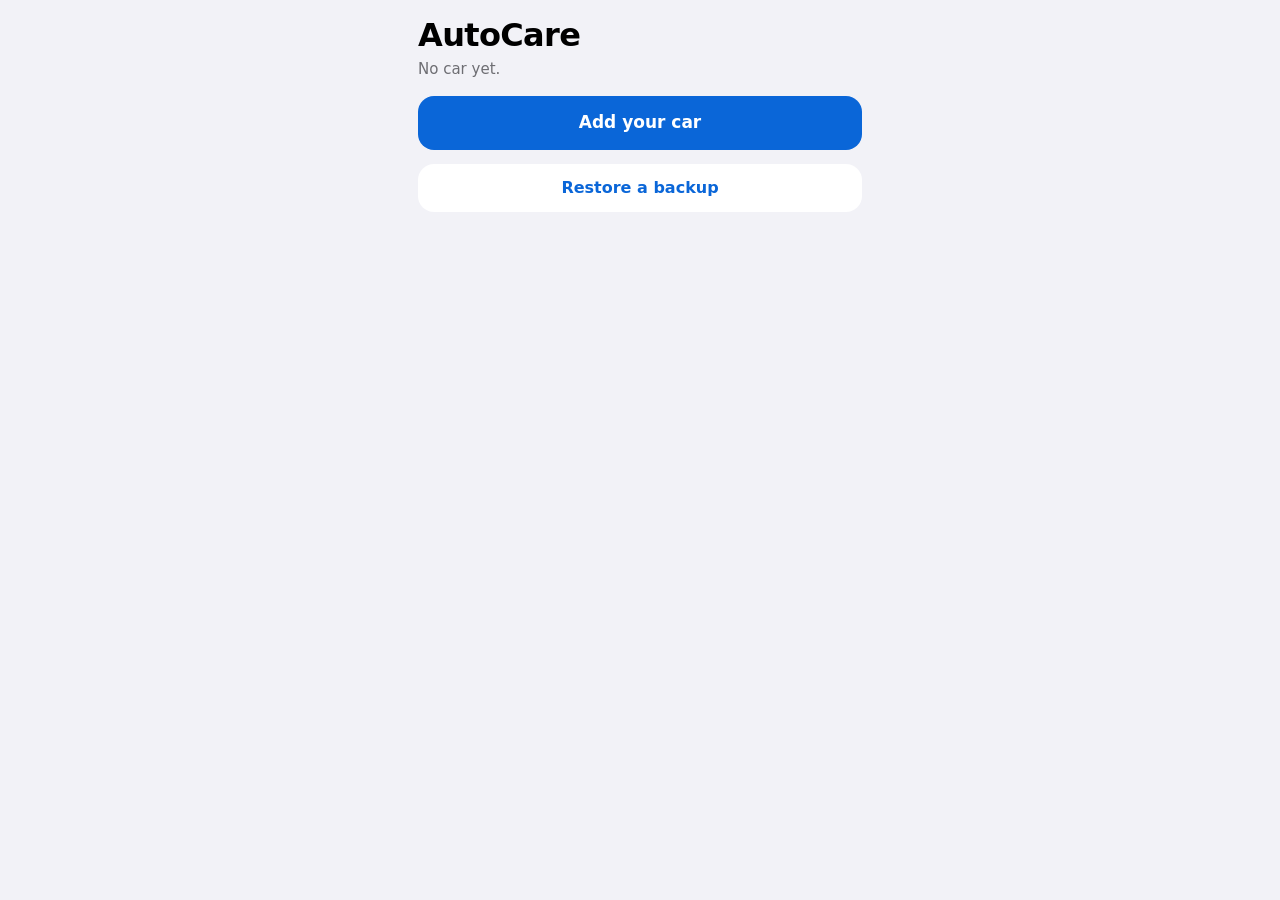
<file: index.html>
<!DOCTYPE html>
<html lang="en" dir="ltr">
<head>
    <meta charset="UTF-8">
    <meta name="viewport" content="width=device-width, initial-scale=1, viewport-fit=cover">
    <meta name="apple-mobile-web-app-capable" content="yes">
    <meta name="apple-mobile-web-app-status-bar-style" content="default">
    <meta name="theme-color" content="#F2F2F7" media="(prefers-color-scheme: light)">
    <meta name="theme-color" content="#000000" media="(prefers-color-scheme: dark)">
    <title>AutoCare</title>
    <link rel="manifest" href="manifest.json">
    <link rel="apple-touch-icon" href="icon-192.png">
    <link rel="stylesheet" href="next/next.css">
</head>
<body>
    <main id="app"></main>
    <div id="sheet"></div>
    <div id="viewer"></div>
    <div id="toast" role="status" aria-live="polite"></div>

    <!-- The same logic the classic screens (classic.html) run, so both always show the same numbers. -->
    <script src="i18n.js"></script>
    <script src="photos.js"></script>
    <script src="storage.js"></script>
    <script src="recommendations.js"></script>
    <script src="features.js"></script>
    <script src="next/next.js"></script>
    <script src="next/forms.js"></script>
    <script>
    if ('serviceWorker' in navigator) {
        // updateViaCache:'none' stops the browser HTTP-caching sw.js itself, so a new
        // deploy is always detected; update() forces a check on every load.
        // Only an *existing* controller being replaced means a new deploy took over;
        // on a first install there is nothing stale on screen, so no reload is needed.
        var hadController = !!navigator.serviceWorker.controller;
        var reloaded = false;
        navigator.serviceWorker.addEventListener('controllerchange', function () {
            if (!hadController || reloaded) return;
            reloaded = true;
            // A new version can take over moments after opening. Reloading then would
            // throw away whatever is being typed, so wait for the sheet to close.
            if (document.getElementById('sheet').classList.contains('open')) window.__reloadAfterSheet = true;
            else location.reload();
        });
        navigator.serviceWorker.register('sw.js', { updateViaCache: 'none' })
            .then(function (reg) { reg.update(); })
            .catch(function () {});
    }
    </script>
</body>
</html>
</file>
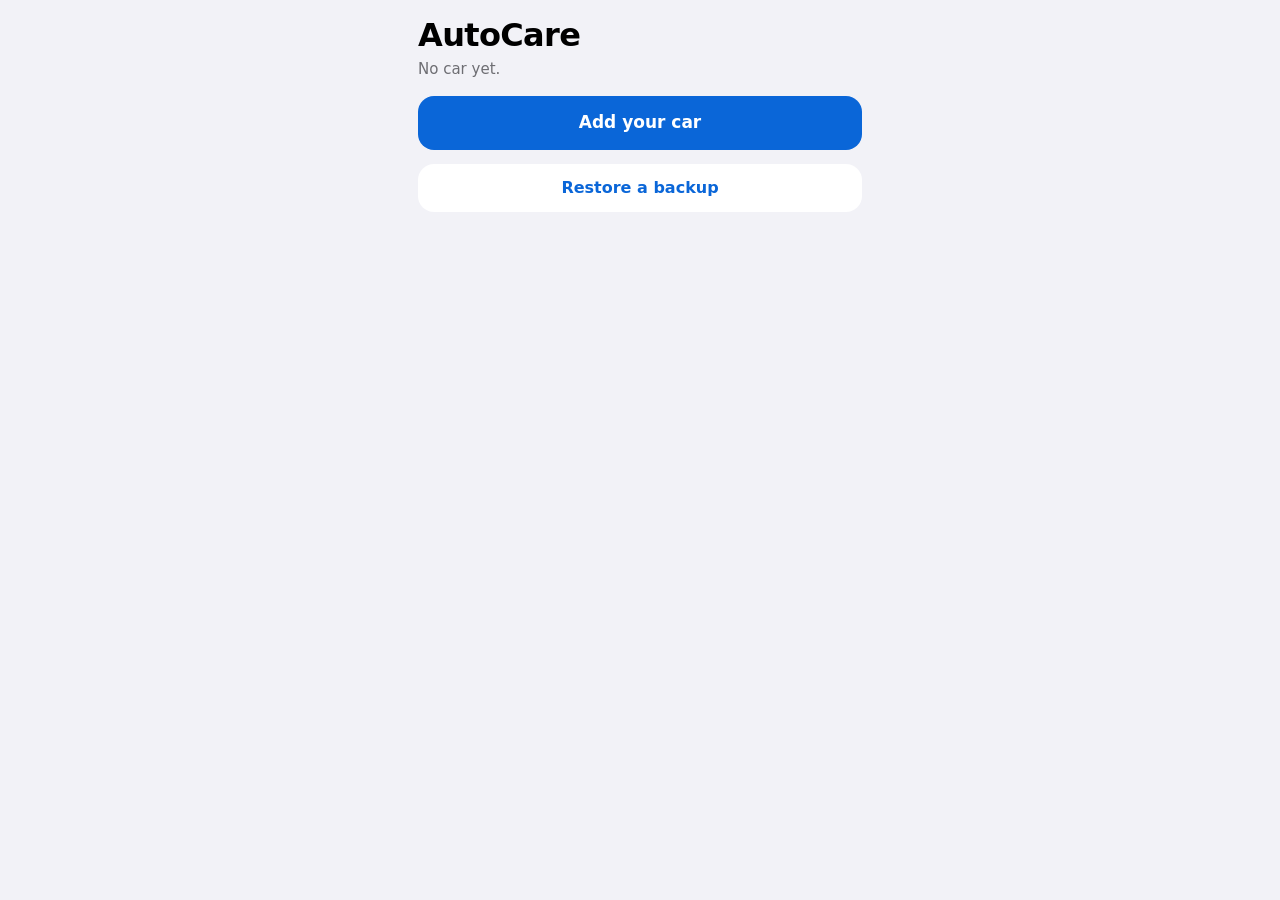
<file: next/index.html>
<!DOCTYPE html>
<html lang="en">
<head>
    <meta charset="UTF-8">
    <meta name="viewport" content="width=device-width, initial-scale=1">
    <!-- The preview lived here while it was being built. It is the app now. -->
    <meta http-equiv="refresh" content="0; url=../">
    <title>AutoCare</title>
</head>
<body><a href="../">AutoCare</a><script>location.replace('../');</script></body>
</html>
</file>
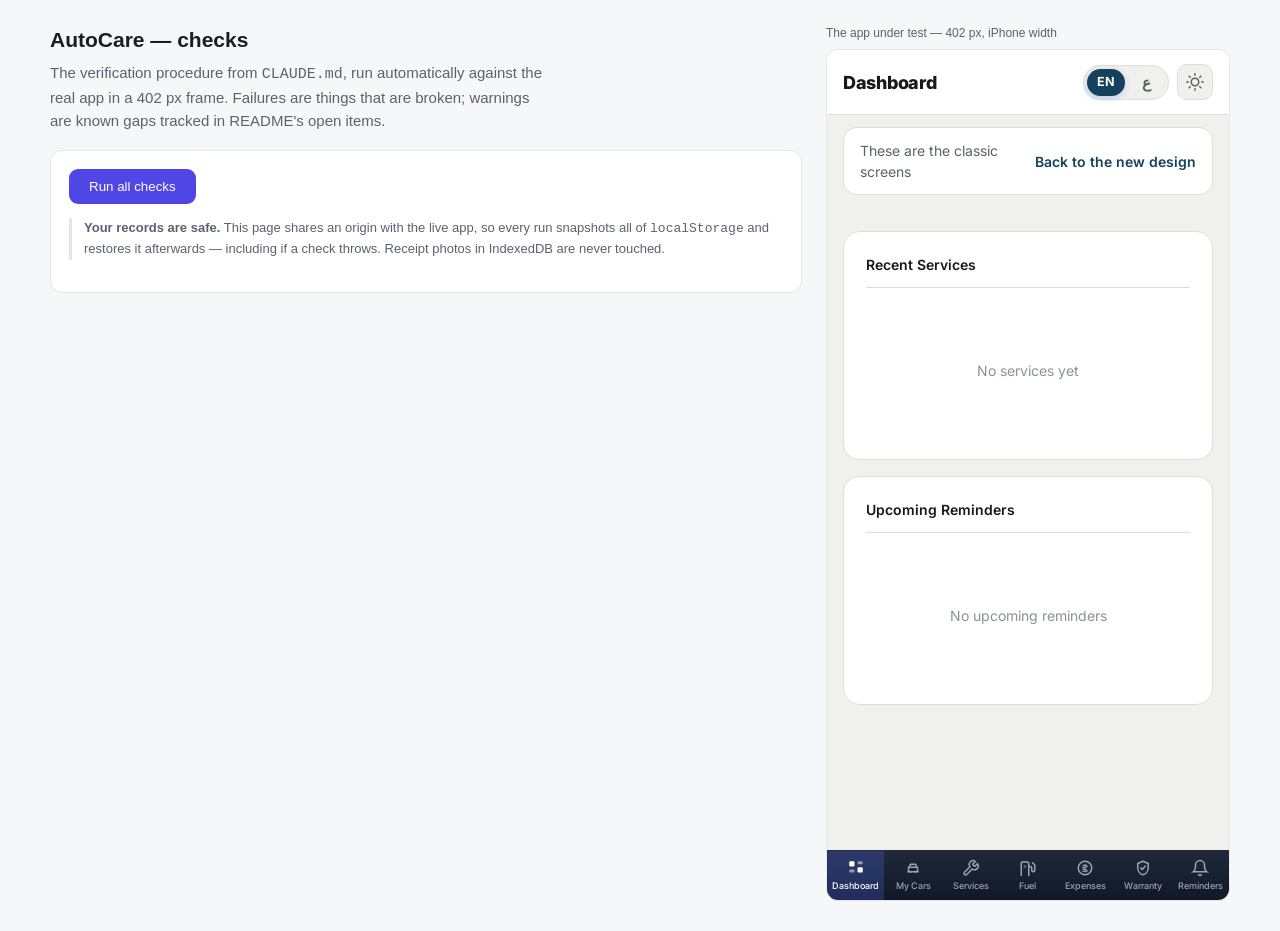
<file: checks.html>
<!DOCTYPE html>
<html lang="en">
<head>
<meta charset="UTF-8">
<meta name="viewport" content="width=device-width, initial-scale=1.0">
<title>AutoCare — checks</title>
<style>
  :root { --bg:#f6f7f9; --card:#fff; --text:#1a1d23; --text2:#5a6270; --line:#e3e6ea;
          --green:#16a34a; --red:#dc2626; --amber:#d97706; --blue:#4f46e5; }
  * { box-sizing: border-box; }
  body { margin:0; padding:24px; background:var(--bg); color:var(--text);
         font:15px/1.55 -apple-system,BlinkMacSystemFont,'Segoe UI',Inter,sans-serif; }
  .wrap { max-width:1180px; margin:0 auto; display:grid; grid-template-columns:1fr 404px; gap:24px; align-items:start; }
  @media (max-width:1000px) { .wrap { grid-template-columns:1fr; } }
  h1 { font-size:21px; margin:0 0 4px; }
  .lede { color:var(--text2); margin:0 0 18px; max-width:60ch; }
  .panel { background:var(--card); border:1px solid var(--line); border-radius:12px; padding:18px; }
  button { font:600 15px inherit; padding:10px 20px; border-radius:9px; border:0;
           background:var(--blue); color:#fff; cursor:pointer; }
  button:disabled { opacity:.5; cursor:default; }
  .summary { font-size:17px; padding:12px 14px; border-radius:9px; margin:16px 0; background:#eef2ff; }
  .summary.pass { background:#ecfdf5; color:#065f46; }
  .summary.fail { background:#fef2f2; color:#991b1b; }
  h3 { font-size:14px; text-transform:uppercase; letter-spacing:.05em; color:var(--text2); margin:20px 0 8px; }
  ul { margin:0; padding-left:20px; }
  li { margin:3px 0; }
  .fails li b { color:var(--red); }
  .fails span { display:block; color:var(--text2); font:12px/1.5 ui-monospace,SFMono-Regular,Menlo,monospace;
                white-space:pre-wrap; word-break:break-word; }
  .wname { margin:14px 0 4px; font-weight:600; color:var(--amber); }
  .warns li, .passes li { color:var(--text2); font-size:13px; }
  .allgood { color:var(--green); font-weight:600; }
  details { margin-top:18px; } summary { cursor:pointer; color:var(--text2); font-size:13px; }
  .note { font-size:13px; color:var(--text2); border-left:3px solid var(--line); padding-left:12px; margin:14px 0; }
  /* content-box so the border sits outside: the app must see exactly 402px */
  iframe { box-sizing:content-box; width:402px; height:850px; border:1px solid var(--line);
           border-radius:12px; background:#fff; }
  .frame-label { font-size:12px; color:var(--text2); margin:0 0 6px; }
</style>
</head>
<body>
<div class="wrap">
  <div>
    <h1>AutoCare — checks</h1>
    <p class="lede">The verification procedure from <code>CLAUDE.md</code>, run automatically against the real
       app in a 402&nbsp;px frame. Failures are things that are broken; warnings are known gaps
       tracked in README's open items.</p>

    <div class="panel">
      <button id="run">Run all checks</button>
      <p class="note"><strong>Your records are safe.</strong> This page shares an origin with the live app,
         so every run snapshots all of <code>localStorage</code> and restores it afterwards — including if a
         check throws. Receipt photos in IndexedDB are never touched.</p>
      <div id="log"></div>
    </div>
  </div>

  <div>
    <p class="frame-label">The app under test — 402&nbsp;px, iPhone width</p>
    <iframe id="app" src="classic.html" title="App under test"></iframe>
  </div>
</div>

<script src="checks.js"></script>
<script>
  const btn = document.getElementById('run');
  const frame = document.getElementById('app');
  const log = document.getElementById('log');
  btn.addEventListener('click', async () => {
    btn.disabled = true;
    btn.textContent = 'Running…';
    try {
      const r = await Checks.run(frame, log);
      btn.textContent = r.failed ? `${r.failed} failing — run again` : 'All passing — run again';
    } catch (e) {
      log.innerHTML = '<div class="summary fail">The runner itself failed: ' + e.message + '</div>';
      btn.textContent = 'Run all checks';
    }
    btn.disabled = false;
  });
</script>
</body>
</html>
</file>
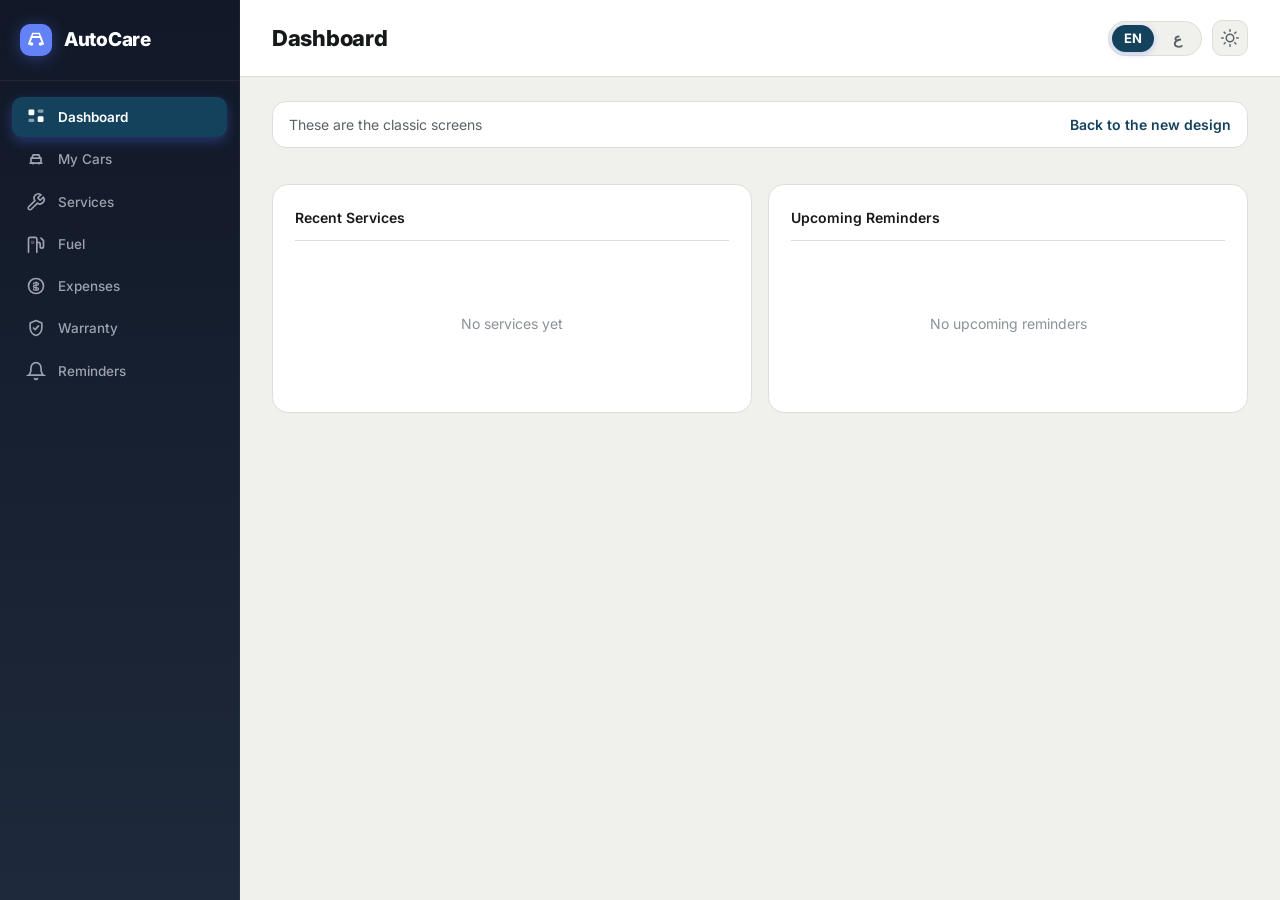
<file: classic.html>
<!DOCTYPE html>
<html lang="en" dir="ltr">
<head>
    <meta charset="UTF-8">
    <meta name="viewport" content="width=device-width, initial-scale=1.0">
    <meta name="apple-mobile-web-app-capable" content="yes">
    <meta name="apple-mobile-web-app-status-bar-style" content="black-translucent">
    <title>AutoCare - Car Maintenance Tracker</title>
    <link rel="manifest" href="manifest.json">
    <link rel="apple-touch-icon" href="icon-192.png">
    <meta name="theme-color" content="#3b82f6">
    <link rel="preconnect" href="https://fonts.googleapis.com">
    <link rel="preconnect" href="https://fonts.gstatic.com" crossorigin>
    <link href="https://fonts.googleapis.com/css2?family=Inter:wght@400;500;600;700;800&family=Noto+Sans+Arabic:wght@400;500;600;700;800&display=swap" rel="stylesheet">
    <link rel="stylesheet" href="styles.css">
</head>
<body>
    <div class="app">
        <nav class="sidebar">
            <div class="sidebar-header">
                <div class="logo">
                    <svg class="logo-svg" width="32" height="32" viewBox="0 0 32 32" fill="none">
                        <rect width="32" height="32" rx="10" fill="url(#logo-grad)"/>
                        <defs><linearGradient id="logo-grad" x1="0" y1="0" x2="32" y2="32"><stop stop-color="#6382f7"/><stop offset="1" stop-color="#4f6ef7"/></linearGradient></defs>
                        <path d="M9 20l2.5-7h9l2.5 7" stroke="#fff" stroke-width="2" stroke-linecap="round" stroke-linejoin="round"/>
                        <circle cx="11.5" cy="20" r="1.8" fill="#fff"/>
                        <circle cx="20.5" cy="20" r="1.8" fill="#fff"/>
                        <path d="M11.5 13l1.2-3.5h6.6l1.2 3.5" stroke="#fff" stroke-width="1.5" stroke-linecap="round"/>
                    </svg>
                    <h1>AutoCare</h1>
                </div>
            </div>
            <ul class="nav-links">
                <li><a href="#" class="nav-link active" data-page="dashboard"><svg class="nav-svg" viewBox="0 0 24 24"><rect x="3" y="3" width="7" height="7" rx="1.5" fill="currentColor"/><rect x="14" y="3" width="7" height="4" rx="1.5" fill="currentColor" opacity=".5"/><rect x="3" y="14" width="7" height="4" rx="1.5" fill="currentColor" opacity=".5"/><rect x="14" y="11" width="7" height="7" rx="1.5" fill="currentColor"/></svg><span data-i18n="Dashboard">Dashboard</span></a></li>
                <li><a href="#" class="nav-link" data-page="cars"><svg class="nav-svg" viewBox="0 0 24 24"><path d="M5 17h14M7 11l1.5-4h7L17 11M6 17V11h12v6" stroke="currentColor" stroke-width="2" fill="none" stroke-linecap="round" stroke-linejoin="round"/><circle cx="8.5" cy="17" r="1.5" fill="currentColor"/><circle cx="15.5" cy="17" r="1.5" fill="currentColor"/></svg><span data-i18n="My Cars">My Cars</span></a></li>
                <li><a href="#" class="nav-link" data-page="services"><svg class="nav-svg" viewBox="0 0 24 24"><path d="M14.7 6.3a1 1 0 000 1.4l1.6 1.6a1 1 0 001.4 0l3-3a5 5 0 01-7 7l-7.4 7.4a2.1 2.1 0 01-3-3L10.7 10.3a5 5 0 017-7l-3 3z" stroke="currentColor" stroke-width="2" fill="none" stroke-linecap="round"/></svg><span data-i18n="Services">Services</span></a></li>
                <li><a href="#" class="nav-link" data-page="fuel"><svg class="nav-svg" viewBox="0 0 24 24"><path d="M3 22V6a2 2 0 012-2h6a2 2 0 012 2v16" stroke="currentColor" stroke-width="2" fill="none" stroke-linecap="round"/><path d="M13 10h2a2 2 0 012 2v3a2 2 0 002 2h0a2 2 0 002-2V8l-3-3" stroke="currentColor" stroke-width="2" fill="none" stroke-linecap="round"/><rect x="6" y="8" width="4" height="4" rx="1" fill="currentColor" opacity=".4"/></svg><span data-i18n="Fuel">Fuel</span></a></li>
                <li><a href="#" class="nav-link" data-page="expenses"><svg class="nav-svg" viewBox="0 0 24 24"><circle cx="12" cy="12" r="9" stroke="currentColor" stroke-width="2" fill="none"/><path d="M12 7v10M9 9.5C9 8.67 10.34 8 12 8s3 .67 3 1.5S13.66 11 12 11s-3 .67-3 1.5S10.34 14 12 14s3 .67 3 1.5c0 .83-1.34 1.5-3 1.5s-3-.67-3-1.5" stroke="currentColor" stroke-width="1.5" fill="none" stroke-linecap="round"/></svg><span data-i18n="Expenses">Expenses</span></a></li>
                <li><a href="#" class="nav-link" data-page="warranty"><svg class="nav-svg" viewBox="0 0 24 24"><path d="M12 3l7 3v6c0 4.2-3 8-7 9-4-1-7-4.8-7-9V6l7-3z" stroke="currentColor" stroke-width="2" fill="none" stroke-linejoin="round"/><path d="M9 12l2 2 4-4.5" stroke="currentColor" stroke-width="2" fill="none" stroke-linecap="round" stroke-linejoin="round"/></svg><span data-i18n="Warranty">Warranty</span></a></li>
                <li><a href="#" class="nav-link" data-page="reminders"><svg class="nav-svg" viewBox="0 0 24 24"><path d="M18 8A6 6 0 006 8c0 7-3 9-3 9h18s-3-2-3-9M13.73 21a2 2 0 01-3.46 0" stroke="currentColor" stroke-width="2" fill="none" stroke-linecap="round"/></svg><span data-i18n="Reminders">Reminders</span></a></li>
            </ul>
        </nav>

        <main class="content">
            <header class="content-header">
                <h2 id="page-title">Dashboard</h2>
                <div class="header-actions">
                    <div class="lang-switch" role="group" aria-label="Language">
                        <button type="button" class="lang-btn" data-lang="en">EN</button>
                        <button type="button" class="lang-btn" data-lang="ar">ع</button>
                    </div>
                    <button class="theme-toggle" id="theme-toggle" title="Dark mode">
                        <svg class="sun-icon" viewBox="0 0 24 24" width="18" height="18"><circle cx="12" cy="12" r="5" stroke="currentColor" stroke-width="2" fill="none"/><path d="M12 1v2M12 21v2M4.22 4.22l1.42 1.42M18.36 18.36l1.42 1.42M1 12h2M21 12h2M4.22 19.78l1.42-1.42M18.36 5.64l1.42-1.42" stroke="currentColor" stroke-width="2" stroke-linecap="round"/></svg>
                        <svg class="moon-icon" viewBox="0 0 24 24" width="18" height="18"><path d="M21 12.79A9 9 0 1111.21 3a7 7 0 009.79 9.79z" stroke="currentColor" stroke-width="2" fill="none" stroke-linecap="round"/></svg>
                    </button>
                    <select id="car-selector" class="car-select"><option value="all">All Cars</option></select>
                    <button id="add-btn" class="btn btn-primary" style="display:none;">+ Add New</button>
                </div>
            </header>

            <div id="page-content" class="page-content">
                <!-- Dashboard Page -->
                <div id="page-dashboard" class="page active">
                    <a class="next-banner" href="./"><span data-i18n="These are the classic screens">These are the classic screens</span><b data-i18n="Back to the new design">Back to the new design</b></a>
                    <div id="nd-dash"></div>
                    <div id="action-center"></div>
                    <div class="stats-grid" id="legacy-stats" hidden>
                        <div class="stat-card"><div class="stat-icon blue"><svg viewBox="0 0 24 24" width="22" height="22"><path d="M5 17h14M7 11l1.5-4h7L17 11M6 17V11h12v6" stroke="currentColor" stroke-width="2" fill="none" stroke-linecap="round"/></svg></div><div class="stat-info"><span class="stat-value" id="stat-cars">0</span><span class="stat-label" data-i18n="Cars">Cars</span></div></div>
                        <div class="stat-card"><div class="stat-icon green"><svg viewBox="0 0 24 24" width="22" height="22"><path d="M14.7 6.3a1 1 0 000 1.4l1.6 1.6a1 1 0 001.4 0l3-3a5 5 0 01-7 7l-7.4 7.4a2.1 2.1 0 01-3-3L10.7 10.3a5 5 0 017-7l-3 3z" stroke="currentColor" stroke-width="2" fill="none"/></svg></div><div class="stat-info"><span class="stat-value" id="stat-services">0</span><span class="stat-label" data-i18n="Services">Services</span></div></div>
                        <div class="stat-card"><div class="stat-icon orange"><svg viewBox="0 0 24 24" width="22" height="22"><circle cx="12" cy="12" r="9" stroke="currentColor" stroke-width="2" fill="none"/><path d="M12 7v10" stroke="currentColor" stroke-width="2"/></svg></div><div class="stat-info"><span class="stat-value" id="stat-expenses">0 SAR</span><span class="stat-label" data-i18n="Total Spent">Total Spent</span></div></div>
                        <div class="stat-card"><div class="stat-icon red"><svg viewBox="0 0 24 24" width="22" height="22"><path d="M18 8A6 6 0 006 8c0 7-3 9-3 9h18s-3-2-3-9" stroke="currentColor" stroke-width="2" fill="none"/></svg></div><div class="stat-info"><span class="stat-value" id="stat-reminders">0</span><span class="stat-label" data-i18n="Upcoming">Upcoming</span></div></div>
                    </div>
                    <div id="car-health-section" class="car-health-grid"></div>
                    <div id="documents-section"></div>
                    <div id="quick-actions" class="quick-actions"></div>
                    <div id="analytics-section"></div>
                    <div id="forecast-section"></div>
                    <div class="dashboard-grid">
                        <div class="card"><h3 data-i18n="Recent Services">Recent Services</h3><div id="recent-services" class="card-body"><p class="empty-state">No services recorded yet</p></div></div>
                        <div class="card"><h3 data-i18n="Upcoming Reminders">Upcoming Reminders</h3><div id="upcoming-reminders" class="card-body"><p class="empty-state">No upcoming reminders</p></div></div>
                    </div>
                </div>

                <!-- Cars Page -->
                <div id="page-cars" class="page"><div id="cars-list" class="cards-grid"></div></div>

                <!-- Services Page -->
                <div id="page-services" class="page"><div class="search-bar"><input type="search" id="svc-search" data-i18n-ph="Search services, shops or notes" placeholder="Search services, shops or notes" oninput="App.renderServices()"><span id="svc-count" class="search-count"></span></div><div id="services-list" class="table-container"></div></div>

                <!-- Fuel Page -->
                <div id="page-fuel" class="page">
                    <div id="fuel-summary" class="stats-grid"></div>
                    <div id="fuel-chart" class="chart-container" style="display:none;"></div>
                    <div id="fuel-list" class="table-container"></div>
                </div>

                <!-- Expenses Page -->
                <div id="page-expenses" class="page"><div id="expenses-summary" class="stats-grid"></div><div id="insights-section"></div><div id="expenses-list" class="table-container"></div></div>

                <!-- Warranty Page -->
                <div id="page-warranty" class="page"><div id="warranty-list"></div></div>

                <!-- Reminders Page -->
                <div id="page-reminders" class="page"><div id="reminders-list" class="cards-grid"></div></div>
            </div>
        </main>
    </div>

    <!-- Modal -->
    <div id="modal" class="modal-overlay" style="display:none;">
        <div class="modal">
            <div class="modal-header">
                <h3 id="modal-title">Add New</h3>
                <button class="modal-close" id="modal-close">&times;</button>
            </div>
            <div id="modal-body" class="modal-body"></div>
            <div class="modal-footer">
                <button class="btn btn-secondary" id="modal-cancel" data-i18n="Cancel">Cancel</button>
                <button class="btn btn-primary" id="modal-save" data-i18n="Save">Save</button>
            </div>
        </div>
    </div>

    <script src="i18n.js"></script>
    <script src="photos.js"></script>
    <script src="storage.js"></script>
    <script src="recommendations.js"></script>
    <script src="features.js"></script>
    <script src="app.js"></script>
    <script>
    if ('serviceWorker' in navigator) {
        // updateViaCache:'none' stops the browser HTTP-caching sw.js itself, so a new
        // deploy is always detected; update() forces a check on every load.
        // Only an *existing* controller being replaced means a new deploy took over;
        // on a first install there is nothing stale on screen, so no reload is needed.
        var hadController = !!navigator.serviceWorker.controller;
        var reloaded = false;
        navigator.serviceWorker.addEventListener('controllerchange', function () {
            if (!hadController || reloaded) return;
            reloaded = true;
            // A new version can take over moments after opening. Reloading then threw
            // away whatever was being typed, so wait for the form to close.
            var modal = document.getElementById('modal');
            if (modal && modal.style.display !== 'none') window.__reloadAfterModal = true;
            else location.reload();
        });
        navigator.serviceWorker.register('sw.js', { updateViaCache: 'none' })
            .then(function (reg) { reg.update(); })
            .catch(function () {});
    }
    </script>
</body>
</html>
</file>
<file: next/next.css>
/* ═══════════════════════════════════════════
   NEXT.CSS — the new design ("Clean iPhone"), preview build.

   Follows the phone: light by day, dark at night, with no setting of its own.
   Everything is laid out with logical properties (inline-start / inline-end),
   so Arabic mirrors without a second stylesheet.
   ═══════════════════════════════════════════ */

:root {
    --bg: #F2F2F7;
    --card: #FFFFFF;
    --ink: #000000;
    --dim: #6E6E73;
    --line: #E3E3E8;
    --accent: #0A66D8;
    --on-accent: #FFFFFF;
    --amber: #B25E00;
    --amber-dot: #FF9F0A;
    --red: #C5221F;
    --red-dot: #FF453A;
    --green: #1F8A3B;
    --bar: rgba(255, 255, 255, .78);
    --plus-shadow: rgba(10, 102, 216, .35);
    /* a sheet sits above the page: same grey in daylight, one step lighter at night */
    --sheet: #F2F2F7;
    --sheet-card: #FFFFFF;
    --sheet-line: #E3E3E8;
    --seg-on: #FFFFFF;
    --rounded: ui-rounded, "SF Pro Rounded", -apple-system, system-ui, sans-serif;
}

@media (prefers-color-scheme: dark) {
    :root {
        --bg: #000000;
        --card: #1C1C1E;
        --ink: #FFFFFF;
        --dim: #98989F;
        --line: #2F2F32;
        --accent: #4DA2FF;
        --on-accent: #00172F;
        --amber: #FFB340;
        --red: #FF6961;
        --green: #30D158;
        --bar: rgba(40, 40, 43, .78);
        --plus-shadow: rgba(77, 162, 255, .28);
        --sheet: #1C1C1E;
        --sheet-card: #2C2C2E;
        --sheet-line: #3D3D41;
        --seg-on: #636366;
    }
}

* { box-sizing: border-box; margin: 0; -webkit-tap-highlight-color: transparent; }

html { background: var(--bg); }

body {
    background: var(--bg);
    color: var(--ink);
    font: 16px/1.4 -apple-system, "SF Pro Text", system-ui, "Segoe UI", sans-serif;
    -webkit-font-smoothing: antialiased;
    -webkit-text-size-adjust: 100%;
}

#app {
    max-width: 480px;
    margin: 0 auto;
    padding: calc(env(safe-area-inset-top, 0px) + 18px) 18px calc(env(safe-area-inset-bottom, 0px) + 118px);
    min-height: 100vh;
}

button { font: inherit; color: inherit; background: none; border: 0; padding: 0; cursor: pointer; text-align: inherit; }
a { color: inherit; }
:focus-visible { outline: 2px solid var(--accent); outline-offset: 2px; border-radius: 6px; }

svg.ic { width: 22px; height: 22px; fill: none; stroke: currentColor; stroke-width: 1.8; stroke-linecap: round; stroke-linejoin: round; display: block; }
[dir="rtl"] svg.flip { transform: scaleX(-1); }

/* ── Header ── */
.head { display: flex; justify-content: space-between; align-items: center; gap: 12px; }
.head-car { font-size: 16px; color: var(--dim); }
.round { width: 36px; height: 36px; border-radius: 50%; background: var(--card); display: grid; place-items: center; flex: none; text-decoration: none; }
.round svg { width: 18px; height: 18px; }

/* ── Odometer: the one large thing on the screen ── */
.odo { margin-top: 14px; font: 700 60px/1 var(--rounded); letter-spacing: -0.02em; font-variant-numeric: tabular-nums; direction: ltr; unicode-bidi: isolate; display: flex; align-items: baseline; gap: 6px; }
/* Digits stay left-to-right; in Arabic the unit moves to their left */
[dir="rtl"] .odo { flex-direction: row-reverse; justify-content: flex-start; }
.odo small { font-size: 19px; font-weight: 600; color: var(--dim); letter-spacing: 0; }
.est { margin-top: 8px; font-size: 14px; color: var(--dim); display: flex; justify-content: space-between; align-items: baseline; gap: 12px; }
.est button { color: var(--accent); font-weight: 600; white-space: nowrap; }

/* ── Cards ── */
.card { background: var(--card); border-radius: 22px; margin-top: 14px; }
.card h2 { font-size: 14px; font-weight: 600; color: var(--dim); padding: 14px 16px 0; }

/* ── Road ahead ──
   One line for the next stretch of driving. Jobs that fall close together share a
   marker, because they are one trip to the workshop. */
.track { position: relative; height: 92px; margin: 0 18px; }
.track-line { position: absolute; inset-inline: 0; top: 40px; height: 4px; border-radius: 2px; background: var(--line); }
.mark { position: absolute; top: 34px; width: 16px; height: 16px; border-radius: 50%; background: var(--card); border: 3px solid var(--dim); margin-inline-start: -8px; }
.mark.now { background: var(--ink); border-color: var(--ink); margin-inline-start: 0; }
.mark.soon { background: var(--amber-dot); border-color: var(--amber-dot); }
.mark.overdue { background: var(--red-dot); border-color: var(--red-dot); }
.lab { position: absolute; font-size: 13px; line-height: 1.25; font-weight: 600; white-space: nowrap; }
.lab.below { top: 56px; }
.lab.above { top: 0; }
.lab.end { text-align: end; }
.lab span { display: block; font-weight: 400; color: var(--dim); }
.lab.soon span { color: var(--amber); font-weight: 600; }
.lab.overdue span { color: var(--red); font-weight: 600; }
.lab.crowded { visibility: hidden; }

/* ── Next up ── */
.row { display: flex; align-items: center; gap: 12px; padding: 14px 16px; width: 100%; }
.row + .row { border-top: 1px solid var(--line); margin-inline-start: 16px; padding-inline-start: 0; width: calc(100% - 16px); }
.row-main { flex: 1; min-width: 0; }
.row-main strong { font-size: 16.5px; font-weight: 600; display: block; letter-spacing: -0.01em; overflow: hidden; text-overflow: ellipsis; white-space: nowrap; }
.row-main span { font-size: 14px; color: var(--dim); display: block; overflow: hidden; text-overflow: ellipsis; white-space: nowrap; }
.row.soon .row-main span { color: var(--amber); font-weight: 600; }
.row.overdue .row-main span { color: var(--red); font-weight: 600; }
.log { background: var(--accent); color: var(--on-accent); font-size: 15px; font-weight: 600; border-radius: 999px; padding: 8px 18px; flex: none; }
.chev { color: var(--dim); opacity: .6; flex: none; }
.chev svg { width: 16px; height: 16px; }
.empty { padding: 16px; font-size: 15px; color: var(--dim); }

/* ── Tiles ── */
.tiles { display: grid; grid-template-columns: 1fr 1fr; gap: 10px; margin-top: 10px; }
.tile { background: var(--card); border-radius: 22px; padding: 13px 16px 15px; min-width: 0; }
.tile > span { font-size: 14px; color: var(--dim); display: block; }
.tile strong { font: 700 26px/1.15 var(--rounded); display: block; margin-top: 4px; white-space: nowrap; }
.tile strong small { font-size: 13px; font-weight: 600; color: var(--dim); }
.tile strong.word { font-family: inherit; font-size: 17px; font-weight: 600; line-height: 1.3; margin-top: 8px; white-space: normal; }
.tile strong.ok { color: var(--green); }
.tile strong.soon { color: var(--amber); }
.tile strong.overdue { color: var(--red); }

/* ── History ──
   The logbook: one row per trip to the workshop, newest first, a year at a time. */
.title { font-size: 32px; line-height: 1.1; font-weight: 700; letter-spacing: -0.02em; }
.lede { margin-top: 6px; font-size: 15px; color: var(--dim); }

.chips { display: flex; gap: 8px; margin: 14px -18px 0; padding: 2px 18px; overflow-x: auto; scrollbar-width: none; -webkit-overflow-scrolling: touch; }
.chips::-webkit-scrollbar { display: none; }
.chip { flex: none; font-size: 15px; font-weight: 500; padding: 7px 14px; border-radius: 999px; background: var(--card); white-space: nowrap; }
.chip[aria-pressed="true"] { background: var(--ink); color: var(--bg); font-weight: 600; }

.year > h2 { display: flex; justify-content: space-between; align-items: baseline; gap: 12px; margin-top: 24px; padding: 0 16px; font-size: 20px; font-weight: 700; letter-spacing: -0.01em; }
.year > h2 span + span { font: 600 15px/1 var(--rounded); color: var(--dim); font-variant-numeric: tabular-nums; letter-spacing: 0; }
.year > h2 small, .cost small, .amt small, .sum small { font-size: .82em; font-weight: 500; color: var(--dim); }
.year > .card { margin-top: 8px; }

.visit { display: flex; align-items: flex-start; gap: 12px; width: 100%; padding: 13px 16px; }
.visit + .visit { border-top: 1px solid var(--line); margin-inline-start: 72px; padding-inline-start: 0; width: calc(100% - 72px); }
.visit .when { flex: none; width: 44px; text-align: center; font-size: 12.5px; line-height: 1.2; color: var(--dim); }
/* the date column lives in the row's own padding, so the rule above can start after it */
.visit + .visit .when { margin-inline-start: -56px; }
.visit .when b { display: block; font: 700 22px/1.05 var(--rounded); color: var(--ink); font-variant-numeric: tabular-nums; }
.visit .what { flex: 1; min-width: 0; }
.visit .what strong { display: block; font-size: 16.5px; line-height: 1.25; font-weight: 600; letter-spacing: -0.01em; }
.visit .what strong + span { display: block; margin-top: 2px; font-size: 14px; line-height: 1.3; color: var(--dim); }
.visit .cost { flex: none; font: 600 16px/1.25 var(--rounded); font-variant-numeric: tabular-nums; white-space: nowrap; }

/* ── A visit, opened ── */
body.locked { overflow: hidden; }
#sheet { position: fixed; inset: 0; z-index: 20; display: none; }
#sheet.open { display: block; }
.scrim { position: absolute; inset: 0; background: rgba(0, 0, 0, .42); animation: fade .2s ease; }
.sheet { --card: var(--sheet-card); --line: var(--sheet-line); position: absolute; inset-inline: 0; bottom: var(--kb, 0px); max-width: 480px; margin: 0 auto; max-height: calc(100% - var(--kb, 0px) - env(safe-area-inset-top, 0px) - 44px); overflow-y: auto; overscroll-behavior: contain; -webkit-overflow-scrolling: touch; background: var(--sheet); border-radius: 26px 26px 0 0; padding: 0 18px calc(env(safe-area-inset-bottom, 0px) + 22px); animation: rise .28s cubic-bezier(.2, .8, .2, 1); }
.sheet-head { position: sticky; top: 0; z-index: 1; display: flex; justify-content: space-between; align-items: flex-start; gap: 12px; background: var(--sheet); padding: 20px 0 6px; }
.sheet-head h2 { font-size: 22px; line-height: 1.2; font-weight: 700; letter-spacing: -0.015em; }
.sheet-head p { margin-top: 2px; font-size: 15px; color: var(--dim); }
.sheet .card { margin-top: 10px; }

.job { padding: 14px 16px; }
.job + .job { border-top: 1px solid var(--line); margin-inline-start: 16px; padding-inline-start: 0; }
.job-top { display: flex; justify-content: space-between; align-items: baseline; gap: 12px; }
.job-top strong { font-size: 16.5px; font-weight: 600; letter-spacing: -0.01em; }
.amt { flex: none; font: 600 16px/1.25 var(--rounded); font-variant-numeric: tabular-nums; white-space: nowrap; }
.tags { margin-top: 2px; font-size: 14px; color: var(--dim); }
.job-note { margin-top: 6px; font-size: 15px; line-height: 1.4; overflow-wrap: anywhere; }
.bills { list-style: none; padding: 0; margin-top: 8px; }
.bills li { display: flex; justify-content: space-between; align-items: baseline; gap: 12px; padding: 6px 0; font-size: 14.5px; line-height: 1.3; }
.bills li > span:first-child { min-width: 0; overflow-wrap: anywhere; }
.bills li > span:first-child small { display: block; font-size: 13px; color: var(--dim); }
.bills .amt { font-size: 14.5px; font-weight: 500; }
.thumbs { display: flex; flex-wrap: wrap; gap: 10px; padding: 10px 16px 16px; }
.thumb { width: 72px; height: 72px; border-radius: 12px; overflow: hidden; background: var(--line); flex: none; }
.thumb img { width: 100%; height: 100%; object-fit: cover; display: block; }
.thumb img:not([src]) { visibility: hidden; }
.thumb.missing { opacity: .45; }

.sum { display: flex; justify-content: space-between; align-items: baseline; gap: 12px; padding: 13px 16px; font-size: 16px; }
.sum + .sum { border-top: 1px solid var(--line); margin-inline-start: 16px; padding-inline-start: 0; }
.sum strong { font: 700 17px/1.25 var(--rounded); font-variant-numeric: tabular-nums; }
.quiet { display: block; width: 100%; margin-top: 14px; padding: 13px; border-radius: 16px; background: var(--card); color: var(--accent); font-size: 16px; font-weight: 600; text-align: center; }

#sheet.still .sheet, #sheet.still .scrim { animation: none; }

/* ── Forms ──
   A form is a card of rows: what is asked on the leading side, the answer on the
   other. Text is 17px so the phone does not zoom in when a field is tapped. */
.field { display: flex; align-items: center; justify-content: space-between; gap: 14px; min-height: 52px; padding: 8px 16px; font-size: 16px; }
.field + .field, .toggle + .toggle, .field + .toggle, .toggle + .field, .field + .sum, .fact + .fact, .fact + .row, .row + .fact, .row + label.row, label.row + .fact, .fact + a.row, label.row + .row, .row + a.row { border-top: 1px solid var(--line); margin-inline-start: 16px; padding-inline-start: 0; }
.field + .field, .field + .toggle, .toggle + .field, .toggle + .toggle, .field + .sum, .fact + .row, .row + label.row, label.row + .row, .row + a.row, .fact + a.row { width: calc(100% - 16px); }
.field > span:first-child { flex: none; max-width: 58%; }
.field .in { display: flex; align-items: baseline; gap: 6px; flex: 1; min-width: 0; justify-content: flex-end; }
.field input, .field textarea { font: inherit; font-size: 17px; color: var(--ink); background: none; border: 0; padding: 6px 0; min-width: 0; width: 100%; text-align: end; outline: none; -webkit-appearance: none; appearance: none; }
.field input[type="date"] { width: auto; min-height: 34px; color: var(--accent); }
.field input::placeholder, .field textarea::placeholder { color: var(--dim); opacity: .7; }
.field .in small { flex: none; font-size: 15px; color: var(--dim); }
.field:focus-within > span:first-child { color: var(--accent); }
/* only the block padding changes, so a row after another keeps its inset rule */
.field.tall, .field.stack { display: block; padding-block: 12px; }
.field.tall > span:first-child, .field.stack > span:first-child { display: block; max-width: none; font-size: 14px; font-weight: 600; color: var(--dim); }
.field.stack .seg { margin-top: 8px; }
.field.stack .seg button { flex: 1; padding: 8px 6px; }
.field.tall textarea { display: block; margin-top: 4px; text-align: start; resize: none; line-height: 1.4; }

.toggle { display: flex; align-items: center; justify-content: space-between; gap: 14px; width: 100%; min-height: 52px; padding: 8px 16px; font-size: 16px; }
.toggle i { flex: none; width: 51px; height: 31px; border-radius: 999px; background: var(--line); position: relative; transition: background .18s ease; }
.toggle i::after { content: ""; position: absolute; top: 2px; inset-inline-start: 2px; width: 27px; height: 27px; border-radius: 50%; background: #FFF; box-shadow: 0 2px 5px rgba(0, 0, 0, .22); transition: transform .18s ease; }
.toggle[aria-checked="true"] i { background: var(--green); }
.toggle[aria-checked="true"] i::after { transform: translateX(20px); }
[dir="rtl"] .toggle[aria-checked="true"] i::after { transform: translateX(-20px); }

.seg { display: flex; flex: none; background: var(--line); border-radius: 10px; padding: 2px; gap: 2px; }
.seg button { font-size: 14.5px; font-weight: 500; padding: 6px 11px; border-radius: 8px; white-space: nowrap; text-align: center; }
.seg button[aria-pressed="true"] { background: var(--seg-on); font-weight: 600; box-shadow: 0 1px 3px rgba(0, 0, 0, .14); }

.group { margin: 18px 4px 0; font-size: 14px; font-weight: 600; color: var(--dim); }
.picks { display: flex; flex-wrap: wrap; gap: 8px; margin-top: 10px; }
.chip.pick { font-size: 16px; padding: 10px 16px; }
.chip.pick[aria-pressed="true"] { background: var(--accent); color: var(--on-accent); }

.primary, .secondary { display: block; width: 100%; margin-top: 16px; padding: 15px; border-radius: 16px; font-size: 17px; font-weight: 600; text-align: center; text-decoration: none; }
.primary { background: var(--accent); color: var(--on-accent); }
.primary:disabled { opacity: .4; }
.secondary { background: var(--card); color: var(--accent); }
.pair { display: flex; gap: 10px; }
.pair .secondary { flex: 0 0 34%; }
.quiet.danger { color: var(--red); }
.link { display: inline-block; margin-top: 8px; padding: 4px 0; color: var(--accent); font-size: 15px; font-weight: 600; }
.hint { margin: 8px 16px 0; font-size: 14px; line-height: 1.35; color: var(--dim); min-height: 1px; }
.hint:empty { display: none; }
.warn { margin-top: 12px; padding: 12px 16px; border-radius: 16px; background: var(--card); color: var(--red); font-size: 15px; font-weight: 500; line-height: 1.35; }
.say { margin-top: 10px; padding: 16px; border-radius: 22px; background: var(--card); font-size: 16px; line-height: 1.45; white-space: pre-line; }
#log-total:empty { display: none; }

.thumb-wrap { position: relative; flex: none; }
.thumb-wrap .x { position: absolute; top: -7px; inset-inline-end: -7px; width: 24px; height: 24px; border-radius: 50%; background: var(--ink); color: var(--bg); display: grid; place-items: center; }
.thumb-wrap .x svg { width: 12px; height: 12px; stroke-width: 2.6; }
.thumb.add { display: grid; place-items: center; background: none; border: 1.5px dashed var(--dim); color: var(--accent); cursor: pointer; }

/* ── Car ── */
.fact { display: flex; justify-content: space-between; align-items: center; gap: 14px; padding: 13px 16px; font-size: 16px; }
.fact > span:first-child { min-width: 0; }
.fact strong { flex: none; max-width: 62%; font-weight: 600; text-align: end; }
.fact strong small { font-weight: 400; color: var(--dim); font-size: 13px; }
.sheet .fact strong > small { display: block; }
.card h2 + .row, .card h2 + .fact, .card h2 + .toggle { margin-top: 2px; }
a.row, label.row { text-decoration: none; cursor: pointer; }
.nudge { display: flex; align-items: center; justify-content: space-between; gap: 14px; width: 100%; margin-top: 10px; padding: 14px 16px; font-size: 15px; line-height: 1.35; }
.nudge b { flex: none; color: var(--accent); font-weight: 600; }

/* ── Search, in History ── */
.search { display: flex; align-items: center; gap: 8px; margin-top: 14px; padding: 0 12px; border-radius: 12px; background: var(--card); color: var(--dim); }
.search svg { width: 18px; height: 18px; flex: none; }
.search input { flex: 1; min-width: 0; font: inherit; font-size: 16px; color: var(--ink); background: none; border: 0; padding: 10px 0; outline: none; -webkit-appearance: none; appearance: none; }
.search input::placeholder { color: var(--dim); opacity: .8; }
.search input::-webkit-search-cancel-button { -webkit-appearance: none; }
.search:focus-within { outline: 2px solid var(--accent); outline-offset: 0; }
.search + .chips { margin-top: 10px; }
.lede.none { margin-top: 28px; text-align: center; }

/* what the next visit usually costs: never takes the colour of the due line */
.row .row-main span.usual, .row.soon .row-main span.usual, .row.overdue .row-main span.usual { color: var(--dim); font-weight: 400; }

/* ── Small parts the newer sheets share ── */
.fact strong small.under { display: block; }
.fact > span small { display: block; font-size: 13.5px; color: var(--dim); }
.fact > span small.doubt, .hint.doubt { color: var(--amber); font-weight: 600; }
.fact .link { flex: none; margin-top: 0; }
.link.danger { color: var(--red); }
.readings .fact + .fact { border-top: 1px solid var(--line); margin-inline-start: 16px; padding-inline-start: 0; }
.lead { padding: 14px 16px 4px; font-size: 15px; line-height: 1.4; color: var(--dim); }
label.quiet { text-align: center; cursor: pointer; }
.field.stack .picks { margin-top: 8px; }
.sheet .picks .chip.pick { background: var(--line); }
.sheet .picks .chip.pick[aria-pressed="true"] { background: var(--accent); }

/* The backup sheet comes from the shared code with the classic screens' class names */
.classic { margin-top: 10px; padding: 16px; border-radius: 22px; background: var(--card); font-size: 16px; line-height: 1.4; }
.classic .imp-choices { display: grid; gap: 8px; margin-top: 14px; }
.classic .btn { padding: 14px; border-radius: 14px; font-size: 16px; font-weight: 600; text-align: center; background: var(--line); color: var(--ink); }
.classic .btn-primary { background: var(--accent); color: var(--on-accent); }
.classic .field-note { display: block; font-size: 13.5px; color: var(--dim); margin-bottom: 6px; }
.classic .imp-warn { margin-top: 10px; color: var(--red); font-weight: 500; }

/* ── A receipt, full screen ── */
#viewer { position: fixed; inset: 0; z-index: 30; display: none; background: #000; }
#viewer.open { display: grid; place-items: center; }
#viewer-img { max-width: 100%; max-height: 100%; object-fit: contain; }
#viewer-img:not([src]) { visibility: hidden; }
.viewer-bar { position: absolute; inset-inline: 0; top: 0; z-index: 1; display: flex; justify-content: space-between; align-items: center; padding: calc(env(safe-area-inset-top, 0px) + 12px) 16px 12px; color: #FFF; font: 600 15px/1 var(--rounded); font-variant-numeric: tabular-nums; }
#viewer .round { background: rgba(60, 60, 64, .78); color: #FFF; }
#viewer .step { position: absolute; top: 50%; margin-top: -22px; width: 44px; height: 44px; }
#viewer .step.prev { inset-inline-start: 10px; }
#viewer .step.next { inset-inline-end: 10px; }
svg.back { transform: scaleX(-1); }
[dir="rtl"] svg.flip.back { transform: none; }

@keyframes rise { from { transform: translateY(100%); } }
@keyframes fade { from { opacity: 0; } }

.note { margin-top: 18px; text-align: center; font-size: 13px; color: var(--dim); }

/* ── Floating tab bar ── */
.dock { position: fixed; inset-inline: 0; bottom: calc(env(safe-area-inset-bottom, 0px) + 14px); display: flex; gap: 10px; align-items: center; max-width: 480px; margin: 0 auto; padding: 0 14px; pointer-events: none; }
.dock > * { pointer-events: auto; }
.pill { flex: 1; display: flex; justify-content: space-around; background: var(--bar); -webkit-backdrop-filter: blur(18px) saturate(1.6); backdrop-filter: blur(18px) saturate(1.6); border-radius: 999px; padding: 8px 6px; box-shadow: 0 6px 22px rgba(0, 0, 0, .14), inset 0 0 0 1px rgba(255, 255, 255, .08); }
.pill button { font-size: 11px; font-weight: 600; color: var(--dim); display: grid; justify-items: center; gap: 2px; padding: 3px 14px; min-width: 64px; }
.pill button[aria-current="page"] { color: var(--accent); }
.plus { width: 56px; height: 56px; border-radius: 50%; background: var(--accent); color: var(--on-accent); display: grid; place-items: center; box-shadow: 0 6px 18px var(--plus-shadow); flex: none; }
.plus svg { width: 26px; height: 26px; stroke-width: 2.2; }

/* ── Toast ── */
#toast { z-index: 40; position: fixed; inset-inline: 0; bottom: calc(env(safe-area-inset-bottom, 0px) + 92px); margin: 0 auto; width: max-content; max-width: calc(100% - 36px); background: var(--ink); color: var(--bg); font-size: 14px; font-weight: 500; text-align: center; padding: 10px 16px; border-radius: 14px; opacity: 0; transform: translateY(8px); transition: opacity .18s ease, transform .18s ease; pointer-events: none; }
#toast.show { opacity: 1; transform: none; }
#toast.acts { display: flex; align-items: center; gap: 14px; }
#toast.acts.show { pointer-events: auto; }
#toast button { color: var(--bg); font-weight: 700; text-decoration: underline; text-underline-offset: 3px; }

@media (prefers-reduced-motion: reduce) {
    #toast { transition: none; }
    .sheet, .scrim { animation: none; }
    .toggle i, .toggle i::after { transition: none; }
}
</file>
<file: styles.css>
/* ═══════════════════════════════════════════════════
   AutoCare — Professional Design System
   ═══════════════════════════════════════════════════ */

*, *::before, *::after { margin: 0; padding: 0; box-sizing: border-box; }

:root {
    /* Primary */
    --primary: #14425C;          /* motorway-sign blue; never used for status */
    --primary-hover: #0E3247;
    --primary-light: #E4EDF2;
    --primary-glow: rgba(20, 66, 92, .16);

    /* Surfaces */
    --bg: #F0F0EC;               /* warm-grey paper, not the cream cliche */
    --bg2: #E6E6E1;
    --card: #ffffff;
    --card-hover: #FAFAF7;

    /* Typography */
    --text: #16181A;
    --text2: #5B6167;
    --text3: #8B9198;

    /* Borders */
    --border: #DEDED8;
    --border2: #EAEAE4;
    --border-strong: #C8C8C0;

    /* Sidebar */
    --sidebar-bg: linear-gradient(180deg, #111827 0%, #1e293b 100%);
    --sidebar-text: #9ca3af;
    --sidebar-active: #ffffff;

    /* Semantic */
    --green: #1B7F4B;
    --green-bg: #ecfdf5;
    --green-border: #a7f3d0;
    --orange: #B45309;
    --orange-bg: #fffbeb;
    --orange-border: #fde68a;
    --red: #B42318;
    --red-bg: #fef2f2;
    --red-border: #fecaca;
    --blue: #14425C;
    --blue-bg: #E4EDF2;
    --blue-border: #BBCEDA;

    /* Shape */
    --radius: 16px;
    --radius-sm: 10px;
    --radius-xs: 6px;

    /* Elevation */
    --shadow-xs: none;
    --shadow: none;
    --shadow-md: 0 1px 2px rgba(22,24,26,.05);
    --shadow-lg: 0 8px 28px rgba(22,24,26,.12);

    /* Motion */
    --ease: cubic-bezier(.4, 0, .2, 1);
    --transition: .2s var(--ease);
    --transition-slow: .35s var(--ease);
}

[data-theme="dark"] {
    --bg: #14161A;
    --bg2: #1A1D22;
    --card: #1C1F24;
    --card-hover: #22262C;
    --text: #ECEFF2;
    --text2: #A3ABB4;
    --text3: #79828C;
    --border: #2B3037;
    --border2: #23272D;
    --border-strong: #3A4048;
    --sidebar-bg: linear-gradient(180deg, #070d1a 0%, #0c1222 100%);
    --primary-light: #1e2d5f;
    --primary-glow: rgba(79, 110, 247, .12);
    --green-bg: #052e16;   --green-border: #166534;
    --orange-bg: #451a03;  --orange-border: #92400e;
    --red-bg: #450a0a;     --red-border: #991b1b;
    --blue-bg: #1e2d5f;    --blue-border: #3b5de7;
    --shadow-xs: 0 1px 2px rgba(0,0,0,.2);
    --shadow: 0 1px 3px rgba(0,0,0,.2), 0 4px 6px rgba(0,0,0,.15);
    --shadow-md: 0 4px 8px rgba(0,0,0,.2), 0 12px 24px rgba(0,0,0,.2);
    --shadow-lg: 0 8px 16px rgba(0,0,0,.25), 0 24px 48px rgba(0,0,0,.3);
}

/* ── Base ── */
html { -webkit-font-smoothing: antialiased; -moz-osx-font-smoothing: grayscale; }
body {
    font-family: 'Inter', -apple-system, BlinkMacSystemFont, 'Segoe UI', Roboto, sans-serif;
    background: var(--bg);
    color: var(--text);
    height: 100vh;
    overflow: hidden;
    font-size: 14px;
    line-height: 1.5;
}
.app { display: flex; height: 100vh; }

/* Custom scrollbar */
::-webkit-scrollbar { width: 6px; }
::-webkit-scrollbar-track { background: transparent; }
::-webkit-scrollbar-thumb { background: var(--border-strong); border-radius: 10px; }
::-webkit-scrollbar-thumb:hover { background: var(--text3); }

/* ══════════════════════════════════════════════════
   SIDEBAR
   ══════════════════════════════════════════════════ */
.sidebar {
    width: 240px;
    background: var(--sidebar-bg);
    display: flex;
    flex-direction: column;
    flex-shrink: 0;
    border-right: 1px solid rgba(255,255,255,.04);
}
.sidebar-header {
    padding: 24px 20px;
    border-bottom: 1px solid rgba(255,255,255,.06);
}
.logo { display: flex; align-items: center; gap: 12px; }
.logo-svg { flex-shrink: 0; filter: drop-shadow(0 2px 8px rgba(79,110,247,.4)); }
.logo h1 {
    color: #fff;
    font-size: 19px;
    font-weight: 800;
    letter-spacing: -.3px;
}
.nav-links {
    list-style: none;
    padding: 16px 12px;
    flex: 1;
    display: flex;
    flex-direction: column;
    gap: 2px;
}
.nav-links li { margin: 0; }
.nav-link {
    display: flex;
    align-items: center;
    gap: 12px;
    padding: 10px 14px;
    color: var(--sidebar-text);
    text-decoration: none;
    border-radius: var(--radius-sm);
    font-size: 13.5px;
    font-weight: 500;
    transition: var(--transition);
    position: relative;
}
.nav-link:hover {
    background: rgba(255,255,255,.06);
    color: #e2e8f0;
}
.nav-link.active {
    background: var(--primary);
    color: var(--sidebar-active);
    box-shadow: 0 4px 12px rgba(79,110,247,.35);
    font-weight: 600;
}
.nav-svg { width: 20px; height: 20px; flex-shrink: 0; }
.sidebar-footer {
    padding: 16px 12px;
    border-top: 1px solid rgba(255,255,255,.06);
    display: flex;
    flex-direction: column;
    gap: 10px;
}
.car-select {
    width: 100%;
    padding: 8px 12px;
    background: rgba(255,255,255,.06);
    color: #fff;
    border: 1px solid rgba(255,255,255,.08);
    border-radius: var(--radius-sm);
    font-size: 12.5px;
    font-family: inherit;
    cursor: pointer;
    transition: var(--transition);
}
.car-select:hover { border-color: rgba(255,255,255,.15); }
.car-select option { background: #1e293b; color: #fff; }
.theme-toggle {
    background: rgba(255,255,255,.06);
    border: 1px solid rgba(255,255,255,.08);
    border-radius: var(--radius-sm);
    padding: 8px;
    cursor: pointer;
    color: var(--sidebar-text);
    transition: var(--transition);
    display: flex;
    align-items: center;
    justify-content: center;
}
.theme-toggle:hover { background: rgba(255,255,255,.12); color: #fff; }
.moon-icon { display: none; }
[data-theme="dark"] .sun-icon { display: none; }
[data-theme="dark"] .moon-icon { display: block; }


/* ══════════════════════════════════════════════════
   CONTENT AREA
   ══════════════════════════════════════════════════ */
.content { flex: 1; display: flex; flex-direction: column; overflow: hidden; }
.content-header {
    display: flex;
    align-items: center;
    justify-content: space-between;
    padding: 20px 32px;
    background: var(--card);
    border-bottom: 1px solid var(--border);
}
.content-header h2 {
    font-size: 22px;
    font-weight: 800;
    letter-spacing: -.3px;
}
.page-content {
    flex: 1;
    padding: 24px 32px;
    overflow-y: auto;
}
.page { display: none; animation: fadeIn .3s var(--ease); }
.page.active { display: block; }
@keyframes fadeIn {
    from { opacity: 0; transform: translateY(8px); }
    to { opacity: 1; transform: translateY(0); }
}


/* ══════════════════════════════════════════════════
   BUTTONS
   ══════════════════════════════════════════════════ */
.btn {
    padding: 8px 18px;
    border: none;
    border-radius: var(--radius-sm);
    font-size: 13px;
    font-weight: 600;
    font-family: inherit;
    cursor: pointer;
    transition: var(--transition);
    display: inline-flex;
    align-items: center;
    gap: 6px;
    letter-spacing: -.1px;
}
.btn-primary {
    background: var(--primary);
    color: #fff;
    box-shadow: 0 2px 4px rgba(79,110,247,.25);
}
.btn-primary:hover {
    background: var(--primary-hover);
    box-shadow: 0 4px 12px rgba(79,110,247,.3);
    transform: translateY(-1px);
}
.btn-primary:active { transform: translateY(0); }
.btn-secondary {
    background: var(--card);
    color: var(--text);
    border: 1px solid var(--border);
}
.btn-secondary:hover {
    background: var(--bg);
    border-color: var(--border-strong);
}
.btn-danger {
    background: var(--red);
    color: #fff;
    box-shadow: 0 2px 4px rgba(220,38,38,.2);
}
.btn-danger:hover { background: #b91c1c; }
.btn-sm { padding: 5px 12px; font-size: 12px; border-radius: var(--radius-xs); }


/* ══════════════════════════════════════════════════
   ALERTS
   ══════════════════════════════════════════════════ */
.alerts-container { display: flex; flex-direction: column; gap: 10px; margin-bottom: 24px; }
.alert {
    display: flex;
    align-items: center;
    gap: 12px;
    padding: 14px 18px;
    border-radius: var(--radius-sm);
    font-size: 13px;
    font-weight: 500;
    animation: slideIn .35s var(--ease);
    border: 1px solid transparent;
}
@keyframes slideIn {
    from { opacity: 0; transform: translateX(-12px); }
    to { opacity: 1; transform: translateX(0); }
}
.alert-red {
    background: var(--red-bg);
    color: var(--red);
    border-color: var(--red-border);
    border-left: 4px solid var(--red);
}
.alert-orange {
    background: var(--orange-bg);
    color: var(--orange);
    border-color: var(--orange-border);
    border-left: 4px solid var(--orange);
}
.alert-icon { font-size: 18px; flex-shrink: 0; }


/* ══════════════════════════════════════════════════
   STATS GRID
   ══════════════════════════════════════════════════ */
.stats-grid {
    display: grid;
    grid-template-columns: repeat(auto-fit, minmax(200px, 1fr));
    gap: 16px;
    margin-bottom: 24px;
}
.stat-card {
    background: var(--card);
    border-radius: var(--radius);
    padding: 20px;
    display: flex;
    align-items: center;
    gap: 16px;
    box-shadow: var(--shadow);
    border: 1px solid var(--border);
    transition: var(--transition);
    position: relative;
    overflow: hidden;
}
.stat-card::after {
    content: '';
    position: absolute;
    top: 0;
    right: 0;
    width: 80px;
    height: 80px;
    border-radius: 50%;
    opacity: .04;
    transform: translate(20px, -20px);
}
.stat-card:hover {
    box-shadow: var(--shadow-md);
    transform: translateY(-2px);
    border-color: var(--primary-glow);
}
.stat-icon {
    width: 48px;
    height: 48px;
    border-radius: 14px;
    display: flex;
    align-items: center;
    justify-content: center;
    flex-shrink: 0;
}
.stat-icon.blue  { background: var(--blue-bg);  color: var(--blue);  }
.stat-icon.green { background: var(--green-bg); color: var(--green); }
.stat-icon.orange{ background: var(--orange-bg);color: var(--orange);}
.stat-icon.red   { background: var(--red-bg);   color: var(--red);   }
.stat-info { display: flex; flex-direction: column; }
.stat-value {
    display: block;
    font-size: 24px;
    font-weight: 800;
    letter-spacing: -.5px;
    line-height: 1.2;
}
.stat-label {
    color: var(--text3);
    font-size: 12px;
    font-weight: 500;
    margin-top: 2px;
}


/* ══════════════════════════════════════════════════
   HEALTH RINGS
   ══════════════════════════════════════════════════ */
.car-health-grid {
    display: grid;
    grid-template-columns: repeat(auto-fill, minmax(300px, 1fr));
    gap: 16px;
    margin-bottom: 24px;
}
.health-card {
    background: var(--card);
    border-radius: var(--radius);
    padding: 20px;
    box-shadow: var(--shadow);
    border: 1px solid var(--border);
    display: flex;
    align-items: center;
    gap: 20px;
    transition: var(--transition);
}
.health-card:hover {
    box-shadow: var(--shadow-md);
    border-color: var(--primary-glow);
}
.health-ring { position: relative; width: 72px; height: 72px; flex-shrink: 0; }
.health-ring svg { transform: rotate(-90deg); }
.health-ring-bg { fill: none; stroke: var(--border); stroke-width: 5; }
.health-ring-fg {
    fill: none;
    stroke-width: 5;
    stroke-linecap: round;
    transition: stroke-dashoffset .8s var(--ease);
    filter: drop-shadow(0 0 4px currentColor);
}
.health-ring-fg.green { stroke: var(--green); }
.health-ring-fg.orange { stroke: var(--orange); }
.health-ring-fg.red { stroke: var(--red); }
.health-ring-fg.blue { stroke: var(--blue); }
.health-score {
    position: absolute;
    inset: 0;
    display: flex;
    align-items: center;
    justify-content: center;
    font-size: 17px;
    font-weight: 800;
    letter-spacing: -.3px;
}
.health-info { flex: 1; min-width: 0; }
.health-car-name {
    font-size: 15px;
    font-weight: 700;
    white-space: nowrap;
    overflow: hidden;
    text-overflow: ellipsis;
}
.health-car-year { font-size: 12px; color: var(--text3); margin-top: 1px; }
.health-label {
    font-size: 11px;
    font-weight: 700;
    margin-top: 6px;
    padding: 3px 10px;
    border-radius: 20px;
    display: inline-block;
    letter-spacing: .2px;
    text-transform: uppercase;
}
.health-label.green { background: var(--green-bg); color: var(--green); border: 1px solid var(--green-border); }
.health-label.orange { background: var(--orange-bg); color: var(--orange); border: 1px solid var(--orange-border); }
.health-label.red { background: var(--red-bg); color: var(--red); border: 1px solid var(--red-border); }
.health-label.blue { background: var(--blue-bg); color: var(--blue); border: 1px solid var(--blue-border); }
.health-details { font-size: 11px; color: var(--text3); margin-top: 4px; }


/* ══════════════════════════════════════════════════
   CARDS
   ══════════════════════════════════════════════════ */
.cards-grid {
    display: grid;
    grid-template-columns: repeat(auto-fill, minmax(340px, 1fr));
    gap: 16px;
}
.card {
    background: var(--card);
    border-radius: var(--radius);
    padding: 22px;
    box-shadow: var(--shadow);
    border: 1px solid var(--border);
}
.card h3 {
    font-size: 14px;
    font-weight: 600;
    margin-bottom: 16px;
    padding-bottom: 12px;
    border-bottom: 1px solid var(--border);
    color: var(--text);
}
.card-body { min-height: 60px; }
.dashboard-grid { display: grid; grid-template-columns: 1fr 1fr; gap: 16px; }


/* ══════════════════════════════════════════════════
   CAR CARD
   ══════════════════════════════════════════════════ */
.car-card {
    background: var(--card);
    border-radius: var(--radius);
    padding: 22px;
    box-shadow: var(--shadow);
    border: 1px solid var(--border);
    transition: var(--transition);
}
.car-card:hover {
    box-shadow: var(--shadow-md);
    border-color: var(--primary-glow);
}
.car-card-header {
    display: flex;
    justify-content: space-between;
    align-items: flex-start;
    margin-bottom: 14px;
}
.car-card-name {
    font-size: 18px;
    font-weight: 800;
    letter-spacing: -.3px;
}
.car-card-year { color: var(--text3); font-size: 13px; margin-top: 2px; }
.car-card-details {
    display: flex;
    flex-direction: column;
    gap: 8px;
    margin-top: 12px;
}
.car-detail {
    display: flex;
    justify-content: space-between;
    font-size: 13px;
    color: var(--text2);
    padding: 2px 0;
}
.car-detail span:last-child { font-weight: 600; color: var(--text); }
.car-recs {
    margin-top: 16px;
    padding-top: 16px;
    border-top: 1px solid var(--border);
}
.car-recs-title {
    font-size: 13px;
    font-weight: 600;
    
    
    color: var(--text3);
    margin-bottom: 10px;
}
.rec-row {
    display: flex;
    justify-content: space-between;
    align-items: center;
    padding: 8px 0;
    border-bottom: 1px solid var(--border2);
}
.rec-row:last-child { border-bottom: none; }
.rec-info { display: flex; flex-direction: column; gap: 2px; }
.rec-type { font-size: 13px; font-weight: 600; }
.rec-detail { font-size: 11px; color: var(--text3); }
.rec-status { display: flex; align-items: center; gap: 8px; flex-shrink: 0; }
.rec-next { font-size: 11px; color: var(--text3); white-space: nowrap; }
.car-card-actions {
    display: flex;
    gap: 8px;
    margin-top: 16px;
    padding-top: 14px;
    border-top: 1px solid var(--border);
    flex-wrap: wrap;
}


/* ══════════════════════════════════════════════════
   TABLE
   ══════════════════════════════════════════════════ */
.table-container {
    background: var(--card);
    border-radius: var(--radius);
    box-shadow: var(--shadow);
    border: 1px solid var(--border);
    /* scroll rather than clip if a row ever gets too wide for the container */
    overflow-x: auto;
}
table { width: 100%; border-collapse: collapse; }
th, td {
    padding: 12px 16px;
    text-align: left;
    font-size: 13px;
}
th {
    background: var(--bg);
    font-weight: 600;
    color: var(--text2);
    font-size: 12.5px;
    border-bottom: 1px solid var(--border);
}
td { border-bottom: 1px solid var(--border2); }
tr:last-child td { border-bottom: none; }
tr:hover td { background: var(--card-hover); }


/* ══════════════════════════════════════════════════
   BADGES
   ══════════════════════════════════════════════════ */
.badge {
    display: inline-flex;
    align-items: center;
    padding: 3px 10px;
    border-radius: 20px;
    font-size: 11px;
    font-weight: 700;
    letter-spacing: .1px;
    border: 1px solid transparent;
}
.badge-green { background: var(--green-bg); color: var(--green); border-color: var(--green-border); }
.badge-orange { background: var(--orange-bg); color: var(--orange); border-color: var(--orange-border); }
.badge-red { background: var(--red-bg); color: var(--red); border-color: var(--red-border); }
.badge-blue { background: var(--blue-bg); color: var(--blue); border-color: var(--blue-border); }


/* ══════════════════════════════════════════════════
   MODAL
   ══════════════════════════════════════════════════ */
.modal-overlay {
    position: fixed;
    inset: 0;
    background: rgba(0,0,0,.45);
    display: flex;
    align-items: center;
    justify-content: center;
    z-index: 100;
    backdrop-filter: blur(8px);
    -webkit-backdrop-filter: blur(8px);
    animation: fadeIn .15s var(--ease);
}
.modal {
    background: var(--card);
    border-radius: var(--radius);
    width: 500px;
    max-width: 92vw;
    max-height: 85vh;
    display: flex;
    flex-direction: column;
    box-shadow: var(--shadow-lg);
    border: 1px solid var(--border);
    animation: modalIn .25s var(--ease);
}
@keyframes modalIn {
    from { opacity: 0; transform: scale(.96) translateY(12px); }
    to { opacity: 1; transform: scale(1) translateY(0); }
}
.modal-header {
    display: flex;
    align-items: center;
    justify-content: space-between;
    padding: 20px 24px;
    border-bottom: 1px solid var(--border);
}
.modal-header h3 {
    font-size: 17px;
    font-weight: 700;
    letter-spacing: -.2px;
}
.modal-close {
    background: var(--bg);
    border: 1px solid var(--border);
    font-size: 18px;
    cursor: pointer;
    color: var(--text3);
    width: 32px;
    height: 32px;
    display: flex;
    align-items: center;
    justify-content: center;
    border-radius: var(--radius-xs);
    transition: var(--transition);
}
.modal-close:hover { background: var(--bg2); color: var(--text); }
.modal-body { padding: 24px; overflow-y: auto; }
.modal-footer {
    display: flex;
    justify-content: flex-end;
    gap: 10px;
    padding: 16px 24px;
    border-top: 1px solid var(--border);
    background: var(--bg);
    border-radius: 0 0 var(--radius) var(--radius);
}


/* ══════════════════════════════════════════════════
   FORMS
   ══════════════════════════════════════════════════ */
.form-group { margin-bottom: 16px; }
.form-group label {
    display: block;
    font-size: 12px;
    font-weight: 600;
    margin-bottom: 6px;
    color: var(--text2);
    letter-spacing: .1px;
}
.form-group input,
.form-group select,
.form-group textarea {
    width: 100%;
    padding: 10px 14px;
    border: 1px solid var(--border);
    border-radius: var(--radius-sm);
    font-size: 13.5px;
    font-family: inherit;
    transition: var(--transition);
    background: var(--card);
    color: var(--text);
}
.form-group input::placeholder,
.form-group textarea::placeholder { color: var(--text3); }
.form-group input:hover,
.form-group select:hover,
.form-group textarea:hover { border-color: var(--border-strong); }
.form-group input:focus,
.form-group select:focus,
.form-group textarea:focus {
    outline: none;
    border-color: var(--primary);
    box-shadow: 0 0 0 3px var(--primary-glow);
}
.form-row { display: grid; grid-template-columns: 1fr 1fr; gap: 12px; }


/* ══════════════════════════════════════════════════
   SERVICE CHIPS
   ══════════════════════════════════════════════════ */
.service-chips { display: flex; flex-wrap: wrap; gap: 8px; }
.service-chip { cursor: pointer; }
.service-chip input[type="checkbox"] { display: none; }
.service-chip-label {
    display: inline-block;
    padding: 6px 14px;
    border: 2px solid var(--border);
    border-radius: 24px;
    font-size: 12.5px;
    font-weight: 500;
    color: var(--text2);
    transition: var(--transition);
    user-select: none;
}
.service-chip-label:hover { border-color: var(--border-strong); background: var(--bg); }
.service-chip input:checked + .service-chip-label {
    border-color: var(--primary);
    background: var(--primary-light);
    color: var(--primary);
    font-weight: 600;
    box-shadow: 0 0 0 3px var(--primary-glow);
}


/* ══════════════════════════════════════════════════
   OIL INTERVAL
   ══════════════════════════════════════════════════ */
.oil-interval-group { display: grid; grid-template-columns: 1fr 1fr 1fr; gap: 10px; }
.oil-option { cursor: pointer; }
.oil-option input[type="radio"] { display: none; }
.oil-option-card {
    display: flex;
    flex-direction: column;
    align-items: center;
    gap: 4px;
    padding: 14px 10px;
    border: 2px solid var(--border);
    border-radius: 12px;
    text-align: center;
    transition: var(--transition);
}
.oil-option-card:hover { border-color: var(--border-strong); }
.oil-option-card strong { font-size: 15px; color: var(--text); font-weight: 700; }
.oil-option-card small { font-size: 11px; color: var(--text3); }
.oil-option input:checked + .oil-option-card {
    border-color: var(--primary);
    background: var(--primary-light);
    box-shadow: 0 0 0 3px var(--primary-glow);
}
.oil-option input:checked + .oil-option-card strong { color: var(--primary); }


/* ══════════════════════════════════════════════════
   REMINDERS
   ══════════════════════════════════════════════════ */
.reminder-card {
    background: var(--card);
    border-radius: var(--radius);
    padding: 18px 22px;
    box-shadow: var(--shadow);
    border: 1px solid var(--border);
    border-left: 4px solid var(--blue);
    transition: var(--transition);
}
.reminder-card:hover { box-shadow: var(--shadow-md); }
.reminder-card.overdue { border-left-color: var(--red); }
.reminder-card.soon { border-left-color: var(--orange); }
.reminder-card-header {
    display: flex;
    justify-content: space-between;
    align-items: center;
    margin-bottom: 8px;
}
.reminder-card-title { font-weight: 700; font-size: 14px; }
.reminder-card-car { font-size: 12px; color: var(--text3); }
.reminder-card-date { font-size: 12px; color: var(--text3); margin-bottom: 12px; }
.reminder-card-actions { display: flex; gap: 8px; }


/* ══════════════════════════════════════════════════
   CHARTS
   ══════════════════════════════════════════════════ */
.chart-container {
    background: var(--card);
    border-radius: var(--radius);
    padding: 22px;
    box-shadow: var(--shadow);
    border: 1px solid var(--border);
    margin-bottom: 16px;
}
.chart-container h3 {
    font-size: 14px;
    font-weight: 600;
    color: var(--text);
    margin-bottom: 16px;
}
.bar-chart {
    display: flex;
    align-items: flex-end;
    gap: 8px;
    height: 200px;
    padding-top: 20px;
}
.bar-group {
    flex: 1;
    display: flex;
    flex-direction: column;
    align-items: center;
    height: 100%;
    justify-content: flex-end;
}
/* Thin mark, 4px rounded data-end, square where it meets the baseline. The
   gradient was decoration: a bar's job is length, and a fill that changes value
   down its own height fights that. */
.bar {
    width: 100%;
    max-width: 34px;
    background: var(--primary);
    border-radius: 4px 4px 0 0;
    min-height: 3px;
    transition: height .5s var(--ease);
}
.bar-label {
    margin-top: 8px;
    font-size: 10.5px;
    font-weight: 500;
    color: var(--text3);
}
/* A number on every bar is noise — the eye reads length, and the labels collided.
   Only the tallest keeps its value; the rest are available on hover. */
.bar-value {
    font-size: 11px;
    font-weight: 600;
    margin-bottom: 5px;
    color: var(--text3);
    font-variant-numeric: tabular-nums;
    visibility: hidden;
}
.bar-group.is-peak .bar-value,
.bar-group:hover .bar-value,
.bar-group:focus-within .bar-value { visibility: visible; }
/* A baseline, so the bars sit on something rather than floating */
.bar-chart { border-bottom: 1px solid var(--border); }
.bar.fuel-bar { background: var(--green); }


/* ══════════════════════════════════════════════════
   QUICK ACTIONS BAR
   ══════════════════════════════════════════════════ */
.quick-bar {
    display: flex;
    gap: 12px;
    margin-bottom: 24px;
    flex-wrap: wrap;
}
.quick-btn {
    display: inline-flex;
    align-items: center;
    gap: 10px;
    padding: 12px 20px;
    background: var(--card);
    border: 1px solid var(--border);
    border-radius: var(--radius);
    font-size: 13px;
    font-weight: 600;
    font-family: inherit;
    color: var(--text);
    cursor: pointer;
    transition: var(--transition);
    box-shadow: var(--shadow-xs);
}
.quick-btn:hover {
    border-color: var(--primary);
    color: var(--primary);
    transform: translateY(-2px);
    box-shadow: var(--shadow-md);
    background: var(--primary-light);
}
.quick-btn:active { transform: translateY(0); }
.quick-btn svg { color: var(--primary); flex-shrink: 0; }


/* ══════════════════════════════════════════════════
   ANALYTICS: PIE CHART
   ══════════════════════════════════════════════════ */
.analytics-row { display: flex; gap: 16px; margin-bottom: 24px; }
.pie-container { display: flex; align-items: center; gap: 24px; }
.pie-chart {
    width: 150px;
    height: 150px;
    border-radius: 50%;
    flex-shrink: 0;
    box-shadow: inset 0 0 0 3px var(--card), 0 4px 12px rgba(0,0,0,.06);
}
.pie-legend { display: flex; flex-direction: column; gap: 8px; flex: 1; min-width: 0; }
.pie-item {
    display: flex;
    align-items: center;
    gap: 10px;
    font-size: 12.5px;
}
.pie-dot { width: 10px; height: 10px; border-radius: 50%; flex-shrink: 0; }
.pie-label { font-weight: 600; color: var(--text); white-space: nowrap; }
.pie-val { color: var(--text3); margin-left: auto; white-space: nowrap; font-size: 12px; }


/* ══════════════════════════════════════════════════
   ANALYTICS: CAR COMPARISON
   ══════════════════════════════════════════════════ */
.car-compare { display: flex; flex-direction: column; gap: 12px; }
.compare-row { display: flex; align-items: center; gap: 12px; }
.compare-name {
    font-size: 12.5px;
    font-weight: 600;
    width: 110px;
    white-space: nowrap;
    overflow: hidden;
    text-overflow: ellipsis;
    flex-shrink: 0;
}
.compare-bar-wrap {
    flex: 1;
    height: 24px;
    background: var(--bg);
    border-radius: var(--radius-xs);
    overflow: hidden;
}
.compare-bar {
    height: 100%;
    border-radius: var(--radius-xs);
    min-width: 4px;
    transition: width .6s var(--ease);
}
.compare-val {
    font-size: 12.5px;
    font-weight: 700;
    color: var(--text2);
    width: 80px;
    text-align: right;
    flex-shrink: 0;
}


/* ══════════════════════════════════════════════════
   ANALYTICS: DRIVING STATS
   ══════════════════════════════════════════════════ */
.drive-stats { display: flex; gap: 16px; flex-wrap: wrap; }
.drive-stat {
    flex: 1;
    min-width: 110px;
    text-align: center;
    padding: 18px 12px;
    background: var(--bg);
    border-radius: var(--radius-sm);
    border: 1px solid var(--border);
}
.drive-val {
    display: block;
    font-size: 26px;
    font-weight: 800;
    color: var(--primary);
    letter-spacing: -.5px;
    line-height: 1.2;
}
.drive-label {
    display: block;
    font-size: 11px;
    color: var(--text3);
    margin-top: 4px;
    font-weight: 500;
}


/* ══════════════════════════════════════════════════
   TIRE INFO
   ══════════════════════════════════════════════════ */
.tire-info {
    margin-top: 16px;
    padding-top: 16px;
    border-top: 1px solid var(--border);
}
.tire-info-title {
    font-size: 13px;
    font-weight: 600;
    
    
    color: var(--text3);
    margin-bottom: 8px;
}
.tire-detail {
    display: flex;
    justify-content: space-between;
    font-size: 12.5px;
    color: var(--text2);
    padding: 4px 0;
}
.tire-detail span:last-child { font-weight: 600; color: var(--text); }


/* ══════════════════════════════════════════════════
   ACTION CENTER
   ══════════════════════════════════════════════════ */
.action-center-card {
    background: var(--card);
    border-radius: var(--radius);
    border: 1px solid var(--border);
    box-shadow: var(--shadow);
    padding: 20px 22px;
    margin-bottom: 24px;
}
.ac-header {
    display: flex;
    align-items: center;
    justify-content: space-between;
    margin-bottom: 14px;
}
.ac-title {
    font-size: 11px;
    font-weight: 700;
    text-transform: uppercase;
    letter-spacing: .8px;
    color: var(--text3);
}
.ac-count {
    font-size: 11px;
    font-weight: 700;
    color: var(--primary);
    background: var(--primary-light);
    padding: 3px 10px;
    border-radius: 20px;
}
.ac-list { display: flex; flex-direction: column; gap: 2px; }
.ac-item {
    display: flex;
    align-items: center;
    gap: 14px;
    padding: 12px 14px;
    border-radius: var(--radius-sm);
    border-left: 3px solid transparent;
    transition: var(--transition);
}
.ac-item:hover { background: var(--bg); }
.ac-item.ac-critical { border-left-color: var(--red); }
.ac-item.ac-warning { border-left-color: var(--orange); }
.ac-item.ac-info { border-left-color: var(--blue); }
.ac-icon {
    width: 38px;
    height: 38px;
    border-radius: 10px;
    display: flex;
    align-items: center;
    justify-content: center;
    flex-shrink: 0;
}
.ac-critical .ac-icon { background: var(--red-bg); color: var(--red); }
.ac-warning .ac-icon { background: var(--orange-bg); color: var(--orange); }
.ac-info .ac-icon { background: var(--blue-bg); color: var(--blue); }
.ac-text { flex: 1; min-width: 0; }
.ac-item-title { font-size: 13.5px; font-weight: 600; color: var(--text); }
.ac-item-sub { font-size: 12px; color: var(--text3); margin-top: 1px; }
.ac-btn { flex-shrink: 0; }
.ac-more {
    font-size: 12px;
    color: var(--text3);
    text-align: center;
    padding: 8px;
    font-weight: 500;
}
.action-center-card.all-clear {
    display: flex;
    align-items: center;
    gap: 16px;
}
.ac-clear-icon {
    width: 48px;
    height: 48px;
    border-radius: 50%;
    background: var(--green-bg);
    display: flex;
    align-items: center;
    justify-content: center;
    flex-shrink: 0;
}
.ac-clear-title { font-size: 15px; font-weight: 700; color: var(--text); }
.ac-clear-sub { font-size: 12.5px; color: var(--text3); margin-top: 2px; }

/* ══════════════════════════════════════════════════
   STAT TREND
   ══════════════════════════════════════════════════ */
.stat-trend {
    display: inline-block;
    font-size: 11px;
    font-weight: 600;
    margin-top: 4px;
}
.trend-up { color: var(--red); }
.trend-down { color: var(--green); }
.trend-flat { color: var(--text3); }

/* ══════════════════════════════════════════════════
   MAINTENANCE PROGRESS ROWS
   ══════════════════════════════════════════════════ */
.rec-row2 {
    padding: 10px 0;
    border-bottom: 1px solid var(--border2);
}
.rec-row2:last-child { border-bottom: none; }
.rec-top {
    display: flex;
    align-items: center;
    justify-content: space-between;
    margin-bottom: 7px;
}
.rec-progress {
    height: 6px;
    background: var(--bg2);
    border-radius: 20px;
    overflow: hidden;
    margin-bottom: 6px;
}
.rec-progress-bar {
    height: 100%;
    border-radius: 20px;
    transition: width .6s var(--ease);
    min-width: 4px;
}
.rec-progress-bar.green { background: var(--green); }
.rec-progress-bar.orange { background: var(--orange); }
.rec-progress-bar.red { background: var(--red); }
.rec-meta {
    display: flex;
    align-items: center;
    justify-content: space-between;
}
.rec-meta .rec-detail { font-size: 11px; color: var(--text3); }
.rec-meta .rec-next { font-size: 11px; font-weight: 600; color: var(--text2); }

/* ══════════════════════════════════════════════════
   COST FORECAST & TCO
   ══════════════════════════════════════════════════ */
.forecast-total {
    font-size: 32px;
    font-weight: 800;
    letter-spacing: -.5px;
    color: var(--primary);
}
.forecast-total span { font-size: 16px; font-weight: 600; color: var(--text3); }
.forecast-sub { font-size: 12px; color: var(--text3); margin-bottom: 14px; }
.forecast-list { display: flex; flex-direction: column; gap: 8px; }
.forecast-row {
    display: flex;
    justify-content: space-between;
    align-items: center;
    font-size: 13px;
    padding: 6px 0;
    border-bottom: 1px solid var(--border2);
}
.forecast-row:last-child { border-bottom: none; }
.forecast-est { font-weight: 600; color: var(--text2); }
.tco-list { display: flex; flex-direction: column; gap: 10px; }
.tco-row {
    display: flex;
    justify-content: space-between;
    align-items: baseline;
    padding: 8px 12px;
    background: var(--bg);
    border-radius: var(--radius-sm);
}
.tco-name { font-size: 13px; font-weight: 600; }
.tco-val { font-size: 18px; font-weight: 800; color: var(--primary); letter-spacing: -.3px; }
.tco-val small { font-size: 11px; font-weight: 500; color: var(--text3); }

/* ══════════════════════════════════════════════════
   ODOMETER
   ══════════════════════════════════════════════════ */
.odo-block {
    display: flex;
    align-items: center;
    gap: 14px;
    margin: 14px 0 4px;
    padding: 14px 16px;
    background: var(--bg);
    border: 1px solid var(--border);
    border-radius: var(--radius-sm);
}
.odo-block.odo-stale {
    background: var(--orange-bg);
    border-color: var(--orange-border);
}
.odo-block-main { flex: 1; min-width: 0; }
.odo-block-label {
    font-size: 13px;
    font-weight: 600;
    
    
    color: var(--text3);
}
.odo-badge {
    display: inline-block;
    background: var(--blue-bg);
    color: var(--blue);
    border: 1px solid var(--blue-border);
    border-radius: 20px;
    padding: 1px 6px;
    font-size: 9px;
    letter-spacing: .3px;
    margin-left: 4px;
    vertical-align: middle;
}
.odo-block-value {
    font-size: 24px;
    font-weight: 800;
    letter-spacing: -.5px;
    line-height: 1.2;
    margin-top: 2px;
}
.odo-block-value small { font-size: 13px; font-weight: 600; color: var(--text3); }
.odo-block-sub { font-size: 11px; color: var(--text3); margin-top: 2px; }
.odo-block-btn { flex-shrink: 0; }

.odo-intro { font-size: 12.5px; color: var(--text3); margin-bottom: 16px; line-height: 1.5; }
.odo-panel {
    background: var(--bg);
    border: 1px solid var(--border);
    border-radius: var(--radius-sm);
    padding: 14px 16px;
    margin-bottom: 16px;
}
.odo-row {
    display: flex;
    justify-content: space-between;
    align-items: baseline;
    font-size: 12.5px;
    color: var(--text2);
    padding: 3px 0;
}
.odo-row strong { color: var(--text); font-weight: 600; }
.odo-row.odo-est strong { color: var(--primary); }
.odo-hint {
    font-size: 11px;
    color: var(--text3);
    margin-top: 8px;
    padding-top: 8px;
    border-top: 1px solid var(--border);
}
.odo-warning {
    font-size: 12px;
    color: var(--orange);
    background: var(--orange-bg);
    border: 1px solid var(--orange-border);
    border-radius: var(--radius-xs);
    padding: 8px 12px;
    font-weight: 500;
}
.quick-btn-primary {
    border-color: var(--primary);
    background: var(--primary-light);
    color: var(--primary);
}

/* ══════════════════════════════════════════════════
   RECALL NOTE
   ══════════════════════════════════════════════════ */
.recall-note {
    display: flex;
    align-items: flex-start;
    gap: 8px;
    margin-top: 14px;
    padding: 10px 12px;
    background: var(--red-bg);
    border: 1px solid var(--red-border);
    border-radius: var(--radius-sm);
    font-size: 12px;
    color: var(--red);
    font-weight: 500;
    line-height: 1.4;
}
.recall-note svg { flex-shrink: 0; margin-top: 1px; }

/* ══════════════════════════════════════════════════
   BILLS & RECEIPTS
   ══════════════════════════════════════════════════ */
.bills-block {
    margin-bottom: 16px;
    padding: 14px;
    background: var(--bg);
    border: 1px solid var(--border);
    border-radius: var(--radius-sm);
}
.bills-head { display: flex; align-items: center; justify-content: space-between; }
.bills-title {
    font-size: 14px; font-weight: 600; text-transform: uppercase; color: var(--text);
}
.bills-hint { font-size: 11px; color: var(--text3); margin: 8px 0 12px; line-height: 1.45; }
.bill-row {
    background: var(--card);
    border: 1px solid var(--border);
    border-radius: var(--radius-xs);
    padding: 10px;
    margin-bottom: 8px;
}
.bill-line { display: flex; gap: 6px; align-items: center; }
.bill-line + .bill-line { margin-top: 6px; }
.bill-row input, .bill-row select {
    padding: 7px 9px;
    border: 1px solid var(--border);
    border-radius: var(--radius-xs);
    font-size: 12.5px;
    font-family: inherit;
    background: var(--card);
    color: var(--text);
    min-width: 0;
}
.bill-row input:focus, .bill-row select:focus {
    outline: none; border-color: var(--primary);
    box-shadow: 0 0 0 2px var(--primary-glow);
}
.bill-kind { flex: 0 0 92px; }
.bill-label { flex: 1 1 auto; }
.bill-amount { flex: 0 0 90px; }
.bill-vendor { flex: 1 1 auto; }
.bill-wmonths, .bill-wkm { flex: 1 1 0; }
.bill-del {
    flex: 0 0 28px; height: 30px;
    background: var(--bg); color: var(--text3);
    border: 1px solid var(--border); border-radius: var(--radius-xs);
    font-size: 17px; line-height: 1; cursor: pointer; transition: var(--transition);
}
.bill-del:hover { background: var(--red-bg); color: var(--red); border-color: var(--red-border); }
.bill-photo-btn, .bill-photo-view {
    padding: 6px 12px; font-size: 11.5px; font-weight: 600; font-family: inherit;
    background: var(--card); color: var(--text2);
    border: 1px solid var(--border); border-radius: var(--radius-xs);
    cursor: pointer; transition: var(--transition);
}
.bill-photo-btn:hover, .bill-photo-view:hover { border-color: var(--primary); color: var(--primary); }
.bill-photo-state { font-size: 11px; flex: 1 1 auto; }
.bill-photo-ok { color: var(--green); font-weight: 600; }
.bill-photo-err { color: var(--red); font-weight: 500; }
.bill-photo-working { color: var(--text3); }
.bills-total {
    display: flex; justify-content: space-between; align-items: baseline;
    font-size: 12.5px; color: var(--text2);
}
.bills-total:not(:empty) { margin-top: 10px; padding-top: 10px; border-top: 1px solid var(--border); }
.bills-total strong { font-size: 17px; font-weight: 800; color: var(--primary); letter-spacing: -.3px; }
.field-note { display: block; font-size: 10.5px; color: var(--text3); margin-top: 4px; }
.input-locked { background: var(--bg) !important; color: var(--text2) !important; cursor: not-allowed; }

/* Bills column in the services table */
.bill-none { font-size: 11px; color: var(--text3); }
.bill-count {
    display: inline-flex; align-items: center; justify-content: center;
    min-width: 20px; height: 20px; padding: 0 6px;
    background: var(--blue-bg); color: var(--blue);
    border: 1px solid var(--blue-border); border-radius: 20px;
    font-size: 11px; font-weight: 700;
}
.bill-cam { margin-left: 5px; font-size: 11px; }

/* ══════════════════════════════════════════════════
   WARRANTY CENTER
   ══════════════════════════════════════════════════ */
.warranty-section-title {
    font-size: 13px; font-weight: 600; 
     color: var(--text3);
    margin: 4px 0 14px;
}
.warranty-section-muted { margin-top: 28px; opacity: .75; }
.warranty-grid {
    display: grid;
    grid-template-columns: repeat(auto-fill, minmax(300px, 1fr));
    gap: 16px;
}
.warranty-card {
    background: var(--card);
    border: 1px solid var(--border);
    border-left: 4px solid var(--border);
    border-radius: var(--radius);
    box-shadow: var(--shadow);
    padding: 18px 20px;
    transition: var(--transition);
}
.warranty-card:hover { box-shadow: var(--shadow-md); }
.warranty-card.wc-green { border-left-color: var(--green); }
.warranty-card.wc-orange { border-left-color: var(--orange); }
.warranty-card.wc-red { border-left-color: var(--red); opacity: .8; }
.warranty-card.wc-blue { border-left-color: var(--blue); }
.wc-blue .wc-remaining { font-size: 14px; font-weight: 600; color: var(--text3); }
.wc-head { display: flex; justify-content: space-between; align-items: flex-start; gap: 10px; }
.wc-title { font-size: 15px; font-weight: 700; letter-spacing: -.2px; }
.wc-sub { font-size: 11.5px; color: var(--text3); margin-top: 1px; }
.wc-remaining {
    font-size: 20px; font-weight: 800; letter-spacing: -.4px;
    margin: 12px 0 12px; color: var(--text);
}
.wc-red .wc-remaining { color: var(--text3); }
.wc-meta { display: flex; flex-direction: column; gap: 5px; padding-top: 12px; border-top: 1px solid var(--border); }
.wc-meta-row { display: flex; justify-content: space-between; font-size: 12px; color: var(--text3); gap: 12px; }
.wc-meta-row span:last-child { color: var(--text2); font-weight: 600; text-align: right; }
.wc-actions { display: flex; gap: 8px; margin-top: 14px; }
.wc-actions .btn { flex: 1; justify-content: center; }
.warranty-empty-hint { font-size: 12.5px; color: var(--text3); max-width: 380px; margin: 0 auto; line-height: 1.5; }

/* ══════════════════════════════════════════════════
   SERVICE INSIGHTS
   ══════════════════════════════════════════════════ */
.insight-card { margin-bottom: 16px; }
.insight-empty { font-size: 12.5px; color: var(--text3); line-height: 1.55; }
.insight-list { display: flex; flex-direction: column; gap: 16px; }
.insight-row { padding-bottom: 14px; border-bottom: 1px solid var(--border2); }
.insight-row:last-child { padding-bottom: 0; border-bottom: none; }
.insight-top { display: flex; align-items: center; justify-content: space-between; gap: 10px; margin-bottom: 6px; }
.insight-type { font-size: 14px; font-weight: 700; }
.insight-nums { display: flex; flex-wrap: wrap; gap: 14px; font-size: 12px; color: var(--text3); }
.insight-nums strong { color: var(--text2); font-weight: 600; }
.insight-bar {
    position: relative;
    height: 6px;
    background: var(--bg2);
    border-radius: 20px;
    margin: 10px 0 8px;
    overflow: hidden;
}
.insight-bar-fill { height: 100%; border-radius: 20px; transition: width .6s var(--ease); }
/* "More often than the schedule asks" is a state, not a brand moment. It used the
   accent, which made the brand colour stand in for a status. Neutral ink says
   "noted, not wrong" — which is exactly what servicing early is. */
.insight-bar-fill.frequent { background: var(--text3); }
.insight-bar-fill.onschedule { background: var(--green); }
.insight-bar-fill.stretched { background: var(--orange); }
/* the 100% mark = the recommended interval */
.insight-bar-mark {
    position: absolute;
    left: 62.5%;
    top: -2px;
    width: 2px;
    height: 10px;
    background: var(--text3);
    opacity: .5;
}
.insight-note { font-size: 11.5px; color: var(--text3); line-height: 1.55; margin-top: 4px; }
.insight-note strong { color: var(--text2); }

/* ══════════════════════════════════════════════════
   REPEAT A SERVICE
   ══════════════════════════════════════════════════ */
.repeat-list { display: flex; flex-direction: column; gap: 8px; }
.repeat-row {
    display: flex;
    flex-direction: column;
    align-items: flex-start;
    gap: 2px;
    width: 100%;
    padding: 12px 14px;
    background: var(--card);
    border: 1px solid var(--border);
    border-radius: var(--radius-sm);
    font-family: inherit;
    text-align: left;
    cursor: pointer;
    transition: var(--transition);
}
.repeat-row:hover { border-color: var(--primary); background: var(--primary-light); }
.repeat-type { font-size: 14px; font-weight: 700; color: var(--text); }
.repeat-meta { font-size: 11.5px; color: var(--text3); }

/* ══════════════════════════════════════════════════
   RECEIPT VIEWER (in-app, no popup)
   ══════════════════════════════════════════════════ */
.photo-viewer {
    position: fixed;
    inset: 0;
    z-index: 200;
    display: none;
    flex-direction: column;
    background: rgba(0, 0, 0, .92);
    backdrop-filter: blur(6px);
    -webkit-backdrop-filter: blur(6px);
    animation: fadeIn .15s var(--ease);
    /* clear the iPhone notch and home indicator */
    padding: env(safe-area-inset-top) env(safe-area-inset-right) env(safe-area-inset-bottom) env(safe-area-inset-left);
}
.pv-bar {
    display: flex;
    align-items: center;
    justify-content: space-between;
    gap: 12px;
    padding: 14px 16px;
    flex-shrink: 0;
}
.pv-btn {
    padding: 9px 18px;
    border-radius: var(--radius-sm);
    border: 1px solid rgba(255, 255, 255, .25);
    background: rgba(255, 255, 255, .1);
    color: #fff;
    font-family: inherit;
    font-size: 13px;
    font-weight: 600;
    cursor: pointer;
    transition: var(--transition);
    -webkit-tap-highlight-color: transparent;
}
.pv-btn:hover { background: rgba(255, 255, 255, .2); }
.pv-btn.pv-primary { background: var(--primary); border-color: var(--primary); }
.pv-btn.pv-primary:hover { background: var(--primary-hover); }
.pv-hint {
    flex: 1;
    text-align: center;
    font-size: 11px;
    color: rgba(255, 255, 255, .6);
    min-width: 0;
}
.pv-body {
    flex: 1;
    display: flex;
    align-items: center;
    justify-content: center;
    padding: 0 12px 16px;
    overflow: auto;
    min-height: 0;
}
.pv-body img {
    max-width: 100%;
    max-height: 100%;
    object-fit: contain;
    border-radius: var(--radius-sm);
    /* leave iOS long-press "Save Image" working */
    -webkit-touch-callout: default;
}
@media (max-width: 480px) {
    .pv-hint { display: none; }
    .pv-btn { flex: 1; text-align: center; }
}

/* ══════════════════════════════════════════════════
   KEEP-OR-SELL
   ══════════════════════════════════════════════════ */
.own-block {
    margin-top: 16px;
    padding: 14px 16px;
    background: var(--bg);
    border: 1px solid var(--border);
    border-left: 4px solid var(--border-strong);
    border-radius: var(--radius-sm);
}
.own-block.own-healthy { border-left-color: var(--green); }
.own-block.own-watch { border-left-color: var(--orange); }
.own-block.own-consider { border-left-color: var(--red); }
.own-head { display: flex; align-items: center; justify-content: space-between; gap: 10px; margin-bottom: 12px; }
.own-title {
    font-size: 13px; font-weight: 600; 
     color: var(--text3);
}
.own-stats { display: flex; gap: 10px; }
.own-stat { flex: 1; text-align: center; }
.own-val { display: block; font-size: 18px; font-weight: 800; letter-spacing: -.3px; }
.own-lab { display: block; font-size: 10px; color: var(--text3); margin-top: 2px; }
.own-note {
    margin-top: 12px; padding-top: 10px;
    border-top: 1px solid var(--border);
    font-size: 11.5px; color: var(--text3); line-height: 1.5;
}
.own-note strong { color: var(--text2); }

/* ══════════════════════════════════════════════════
   BACKUP STATUS & TRASH
   ══════════════════════════════════════════════════ */
.backup-status { font-size: 12px; margin-top: 4px; }
.backup-ok { color: var(--green); font-weight: 600; }
.backup-warn { color: var(--orange); font-weight: 600; }
.trash-empty { font-size: 12px; color: var(--text3); }
.trash-row {
    display: flex; align-items: center; gap: 10px;
    padding: 10px 0; border-bottom: 1px solid var(--border2);
}
.trash-row:last-child { border-bottom: none; }
.trash-info { flex: 1; min-width: 0; }
.trash-title { font-size: 12.5px; font-weight: 600; }
.trash-sub { font-size: 10.5px; color: var(--text3); margin-top: 1px; }

/* ══════════════════════════════════════════════════
   RESPONSIVE TABLES → CARDS (phones)
   Each row becomes a labelled card so nothing, including
   the Edit / Delete buttons, can be pushed off-screen.
   ══════════════════════════════════════════════════ */
@media (max-width: 700px) {
    .table-container {
        background: transparent;
        border: none;
        box-shadow: none;
        overflow: visible;
    }
    .table-container table,
    .table-container tbody,
    .table-container tr,
    .table-container td { display: block; width: 100%; }
    .table-container thead { display: none; }

    .table-container tr {
        background: var(--card);
        border: 1px solid var(--border);
        border-radius: var(--radius-sm);
        box-shadow: var(--shadow-xs);
        padding: 12px 14px;
        margin-bottom: 10px;
    }
    .table-container tr:hover td,
    .table-container tr:last-child td { background: transparent; }

    .table-container td {
        display: flex;
        align-items: center;
        justify-content: space-between;
        gap: 12px;
        padding: 5px 0;
        border: none;
        font-size: 13px;
        text-align: right;
    }
    .table-container td::before {
        content: attr(data-label);
        flex-shrink: 0;
        font-size: 12.5px;
        font-weight: 400;
        color: var(--text3);
        text-align: left;
    }
    /* Actions get their own full-width strip at the foot of the card */
    .table-container td.row-actions {
        justify-content: stretch;
        gap: 8px;
        margin-top: 8px;
        padding-top: 12px;
        border-top: 1px solid var(--border2);
    }
    .table-container td.row-actions::before { display: none; }
    .table-container td.row-actions .btn {
        flex: 1;
        justify-content: center;
        padding: 9px 12px;
        font-size: 12.5px;
    }
    /* Delete was a filled red block on every row, which made the destructive
       action the loudest thing on a page of records you mostly came to read.
       It stays reachable and still reads as dangerous, but stops shouting. */
    .table-container td.row-actions .btn-danger {
        flex: 0 0 auto;
        background: transparent;
        color: var(--red);
        border: 1px solid var(--border);
        box-shadow: none;
    }
    .table-container td.row-actions .btn-danger:hover {
        background: var(--red-bg);
        border-color: var(--red-border);
    }
}

/* ══════════════════════════════════════════════════
   EMPTY STATES
   ══════════════════════════════════════════════════ */
.empty-state {
    text-align: center;
    padding: 56px 24px;
    color: var(--text3);
}
.empty-state-icon {
    display: flex;
    align-items: center;
    justify-content: center;
    margin: 0 auto 16px;
    width: 88px;
    height: 88px;
    border-radius: 50%;
    background: var(--bg);
    border: 1px solid var(--border);
}
.empty-state-icon svg { opacity: .5; }
.empty-state-text {
    font-size: 15px;
    font-weight: 500;
    margin-bottom: 18px;
    color: var(--text3);
}


/* ══════════════════════════════════════════════════
   RESPONSIVE — TABLET (≤768px)
   ══════════════════════════════════════════════════ */
@media (max-width: 768px) {
    .sidebar { width: 60px; }
    .logo h1, .nav-link span, .sidebar-footer { display: none; }
    .sidebar-header { padding: 16px 8px; justify-content: center; }
    .logo { justify-content: center; }
    .nav-links { padding: 12px 6px; }
    .nav-link { justify-content: center; padding: 10px; }
    .content-header { padding: 16px 20px; }
    .page-content { padding: 16px 20px; }
    .dashboard-grid { grid-template-columns: 1fr; }
    .stats-grid { grid-template-columns: repeat(2, 1fr); }
    .analytics-row { flex-direction: column; }
}


/* ══════════════════════════════════════════════════
   RESPONSIVE — MOBILE (≤480px)
   ══════════════════════════════════════════════════ */
@media (max-width: 480px) {
    .app { flex-direction: column; }
    .sidebar {
        width: 100%;
        position: fixed;
        bottom: 0;
        left: 0;
        right: 0;
        z-index: 50;
        flex-direction: row;
        height: auto;
        border-top: 1px solid rgba(255,255,255,.08);
        border-right: none;
        background: linear-gradient(0deg, #111827 0%, #1e293b 100%);
    }
    .sidebar-header, .sidebar-footer { display: none; }
    .nav-links {
        display: flex;
        flex-direction: row;
        padding: 0;
        gap: 0;
        width: 100%;
    }
    .nav-links li { flex: 1; margin: 0; }
    .nav-link {
        flex-direction: column;
        align-items: center;
        justify-content: center;
        padding: 8px 2px;
        gap: 2px;
        border-radius: 0;
    }
    .nav-link span {
        display: block;
        font-size: 9px;
        font-weight: 500;
    }
    .nav-svg { width: 18px; height: 18px; }
    .nav-link.active {
        background: rgba(79, 110, 247, .25);
        box-shadow: none;
    }
    .content { padding-bottom: 68px; }
    .content-header { padding: 14px 16px; }
    .content-header h2 { font-size: 18px; }
    .page-content { padding: 12px 16px; }

    .stats-grid { grid-template-columns: 1fr 1fr; gap: 10px; }
    .stat-card { padding: 14px; gap: 12px; }
    .stat-icon { width: 40px; height: 40px; border-radius: 12px; }
    .stat-value { font-size: 19px; }

    .dashboard-grid, .cards-grid { grid-template-columns: 1fr; }
    .car-health-grid { grid-template-columns: 1fr; }
    .analytics-row { flex-direction: column; }

    .pie-container { flex-direction: column; align-items: center; }
    .pie-chart { width: 130px; height: 130px; }

    /* Five buttons cannot share one row on a phone — the labels wrapped and
       collided with the icons. Stack icon over label in a 3-column grid. */
    .quick-bar {
        display: grid;
        grid-template-columns: repeat(3, 1fr);
        gap: 8px;
    }
    .quick-btn {
        flex-direction: column;
        justify-content: center;
        gap: 6px;
        padding: 12px 6px;
        font-size: 11px;
        line-height: 1.25;
        text-align: center;
        min-width: 0;
    }

    .drive-stats { gap: 8px; }
    .drive-stat { min-width: 80px; padding: 12px 8px; }
    .drive-val { font-size: 20px; }
    .compare-name { width: 70px; font-size: 11px; }
    .odo-block { padding: 12px 14px; gap: 10px; }
    .odo-block-value { font-size: 20px; }
    .bill-line { flex-wrap: wrap; }
    /* kind + amount + delete share the first line; the label gets its own */
    .bill-kind { order: 1; flex: 1 1 88px; }
    .bill-amount { order: 2; flex: 1 1 74px; }
    .bill-del { order: 3; flex: 0 0 30px; }
    .bill-label { order: 4; flex: 1 1 100%; }
    .bill-vendor { flex: 1 1 100%; }
    .bill-wmonths, .bill-wkm { flex: 1 1 45%; }
    .warranty-grid { grid-template-columns: 1fr; }

    .modal { width: 95vw; max-height: 80vh; }
    .modal-body { padding: 16px; }
    .modal-footer { padding: 12px 16px; }
    .form-row, .oil-interval-group { grid-template-columns: 1fr; }

    table { font-size: 12px; }
    th, td { padding: 8px 10px; font-size: 11.5px; }
    .rec-row { flex-direction: column; align-items: flex-start; gap: 4px; }
    .rec-status { align-self: flex-end; }
    #add-btn { padding: 6px 12px; font-size: 11.5px; }
}

/* ══════════════════════════════════════════════════
   RIGHT-TO-LEFT (Arabic)
   Only the properties that are genuinely side-specific are mirrored.
   ══════════════════════════════════════════════════ */
[dir="rtl"] body { font-family: 'Noto Sans Arabic', 'Inter', -apple-system, BlinkMacSystemFont, sans-serif; }

/* accent borders swap side */
[dir="rtl"] .alert-red,
[dir="rtl"] .alert-orange { border-left: 1px solid transparent; border-right: 4px solid currentColor; }
[dir="rtl"] .alert-red { border-right-color: var(--red); }
[dir="rtl"] .alert-orange { border-right-color: var(--orange); }

[dir="rtl"] .reminder-card { border-left: 1px solid var(--border); border-right: 4px solid var(--blue); }
[dir="rtl"] .reminder-card.overdue { border-right-color: var(--red); }
[dir="rtl"] .reminder-card.soon { border-right-color: var(--orange); }

[dir="rtl"] .warranty-card { border-left: 1px solid var(--border); border-right: 4px solid var(--border); }
[dir="rtl"] .warranty-card.wc-green  { border-right-color: var(--green); }
[dir="rtl"] .warranty-card.wc-orange { border-right-color: var(--orange); }
[dir="rtl"] .warranty-card.wc-red    { border-right-color: var(--red); }
[dir="rtl"] .warranty-card.wc-blue   { border-right-color: var(--blue); }

[dir="rtl"] .own-block { border-left: 1px solid var(--border); border-right: 4px solid var(--border-strong); }
[dir="rtl"] .own-block.own-healthy  { border-right-color: var(--green); }
[dir="rtl"] .own-block.own-watch    { border-right-color: var(--orange); }
[dir="rtl"] .own-block.own-consider { border-right-color: var(--red); }

[dir="rtl"] .ac-item { border-left: 3px solid transparent; border-right: 3px solid transparent; }
[dir="rtl"] .ac-item.ac-critical { border-right-color: var(--red); }
[dir="rtl"] .ac-item.ac-warning  { border-right-color: var(--orange); }
[dir="rtl"] .ac-item.ac-info     { border-right-color: var(--blue); }

/* sidebar sits on the right */
[dir="rtl"] .sidebar { border-right: none; border-left: 1px solid rgba(255,255,255,.04); }

/* alignment flips */
[dir="rtl"] .pie-val,
[dir="rtl"] .compare-val,
[dir="rtl"] .wc-meta-row span:last-child { text-align: left; }
[dir="rtl"] .pie-val { margin-left: 0; margin-right: auto; }
[dir="rtl"] .bill-cam { margin-left: 0; margin-right: 5px; }
[dir="rtl"] .odo-badge { margin-left: 0; margin-right: 4px; }
[dir="rtl"] .repeat-row { text-align: right; align-items: flex-end; }
[dir="rtl"] .table-container td { text-align: left; }
[dir="rtl"] .table-container td::before { text-align: right; }

/* the insights bar and its "recommended" mark mirror together */
[dir="rtl"] .insight-bar-mark { left: auto; right: 62.5%; }

/* numbers and dates stay left-to-right inside Arabic text */
[dir="rtl"] .stat-value,
[dir="rtl"] .odo-block-value,
[dir="rtl"] .own-val,
[dir="rtl"] .drive-val,
[dir="rtl"] .forecast-total,
[dir="rtl"] .tco-val,
[dir="rtl"] .wc-remaining,
[dir="rtl"] input[type="date"],
[dir="rtl"] input[type="month"],
[dir="rtl"] input[type="number"] { direction: ltr; text-align: right; }
[dir="rtl"] .health-score { direction: ltr; }

/* mobile bottom bar keeps its order */
@media (max-width: 480px) {
    [dir="rtl"] .nav-links { flex-direction: row; }
}

/* ══════════════════════════════════════════════════
   SEARCH BAR
   ══════════════════════════════════════════════════ */
.search-bar { display: flex; align-items: center; gap: 10px; margin-bottom: 14px; }
.search-bar input {
    flex: 1;
    padding: 11px 16px;
    border: 1px solid var(--border);
    border-radius: var(--radius-sm);
    background: var(--card);
    color: var(--text);
    font-family: inherit;
    font-size: 13.5px;
    transition: var(--transition);
}
.search-bar input:focus { outline: none; border-color: var(--primary); box-shadow: 0 0 0 3px var(--primary-glow); }
.search-count { font-size: 12px; font-weight: 600; color: var(--text3); flex-shrink: 0; min-width: 40px; text-align: center; }

/* ══════════════════════════════════════════════════
   HEADER CONTROLS (language / theme / car)
   These used to live in the sidebar footer, which is hidden on phones —
   so on mobile they were unreachable. They belong in the header.
   ══════════════════════════════════════════════════ */
.header-actions { display: flex; align-items: center; gap: 10px; flex-wrap: wrap; justify-content: flex-end; }

.lang-switch {
    display: inline-flex;
    background: var(--bg);
    border: 1px solid var(--border);
    border-radius: 999px;
    padding: 3px;
    gap: 2px;
}
.lang-btn {
    min-width: 42px;
    padding: 6px 12px;
    border: none;
    border-radius: 999px;
    background: transparent;
    color: var(--text2);
    font-family: inherit;
    font-size: 13px;
    font-weight: 700;
    line-height: 1;
    cursor: pointer;
    transition: var(--transition);
    -webkit-tap-highlight-color: transparent;
}
.lang-btn:hover { color: var(--text); }
.lang-btn.active {
    background: var(--primary);
    color: #fff;
    box-shadow: 0 2px 6px rgba(79,110,247,.3);
}
/* the Arabic glyph needs a touch more size to match EN optically */
.lang-btn[data-lang="ar"] { font-size: 15px; font-family: 'Noto Sans Arabic', inherit; }

/* header versions of the controls that moved out of the sidebar */
.content-header .theme-toggle {
    background: var(--bg);
    border: 1px solid var(--border);
    color: var(--text2);
    border-radius: var(--radius-sm);
    padding: 8px;
}
.content-header .theme-toggle:hover { background: var(--bg2); color: var(--text); }
.content-header .car-select {
    background: var(--bg);
    color: var(--text);
    border: 1px solid var(--border);
    max-width: 190px;
}
.content-header .car-select:hover { border-color: var(--border-strong); }
.content-header .car-select option { background: var(--card); color: var(--text); }

@media (max-width: 480px) {
    .content-header { flex-wrap: wrap; gap: 10px; }
    .content-header h2 { flex: 1 1 auto; min-width: 0; }
    .header-actions { gap: 8px; }
    .lang-btn { min-width: 38px; padding: 6px 10px; font-size: 12.5px; }
    .content-header .car-select { flex: 1 1 100%; max-width: none; }
}

/* Mixed number + Arabic text: isolate so digits keep their own direction */
[dir="rtl"] bdi { unicode-bidi: isolate; }
[dir="rtl"] .health-car-year,
[dir="rtl"] .stat-trend,
[dir="rtl"] .ac-item-sub,
[dir="rtl"] .rec-detail,
[dir="rtl"] .rec-next,
[dir="rtl"] .odo-block-sub,
[dir="rtl"] .trash-sub,
[dir="rtl"] .insight-nums { unicode-bidi: plaintext; }

/* Inspection result shown under the Fahes document row */
.insp-note{display:block;margin-top:2px;font-weight:600}
.insp-note.pass{color:var(--green)}
.insp-note.advisory{color:var(--orange)}
.insp-note.fail{color:var(--red)}

/* ══════════════════════════════════════════════════
   DOCUMENTS CARD — insurance, istimara, inspection
   Big tap targets, status readable at a glance.
   ══════════════════════════════════════════════════ */
.docs-card{
    background:var(--card);border:1px solid var(--border);border-radius:var(--radius);
    box-shadow:var(--shadow);padding:18px 18px 8px;margin-bottom:24px;
}
.docs-head{display:flex;align-items:baseline;justify-content:space-between;gap:10px;margin-bottom:12px}
.docs-title{
    font-size:14px;font-weight:600;color:var(--text);
}
.docs-car{font-size:12px;color:var(--text3)}
.docs-list{display:flex;flex-direction:column}
.doc-row{
    display:flex;align-items:center;gap:14px;width:100%;
    padding:14px 4px;background:none;border:none;border-top:1px solid var(--border2);
    font-family:inherit;text-align:inherit;cursor:pointer;transition:var(--transition);
    -webkit-tap-highlight-color:transparent;
}
.doc-row:first-child{border-top:none}
.doc-row:hover{background:var(--bg)}
.doc-row:active{background:var(--bg2)}
.doc-icon{
    width:40px;height:40px;border-radius:11px;flex-shrink:0;
    display:flex;align-items:center;justify-content:center;
    background:var(--bg2);color:var(--text3);
}
.doc-valid   .doc-icon{background:var(--green-bg);color:var(--green)}
.doc-soon    .doc-icon{background:var(--orange-bg);color:var(--orange)}
.doc-expired .doc-icon{background:var(--red-bg);color:var(--red)}
.doc-missing .doc-icon{background:var(--blue-bg);color:var(--blue)}
.doc-text{flex:1;min-width:0;display:flex;flex-direction:column;gap:1px}
.doc-name{font-size:14.5px;font-weight:600;color:var(--text)}
.doc-sub{font-size:12px;color:var(--text3);unicode-bidi:plaintext}
.doc-badge{
    flex-shrink:0;padding:4px 11px;border-radius:20px;
    font-size:11.5px;font-weight:700;border:1px solid transparent;
}
.doc-intro{font-size:13px;color:var(--text3);margin-bottom:16px;line-height:1.55}
.rec-row-tap{cursor:pointer;transition:var(--transition)}
.rec-row-tap:hover{background:var(--bg)}
@media (max-width:480px){
    .docs-card{padding:16px 14px 6px}
    .doc-row{padding:15px 2px;gap:12px}
    .doc-icon{width:38px;height:38px}
}

/* Derived read-out: a value the app works out, shown so it can be checked */
.derived{
    display:flex;align-items:baseline;flex-wrap:wrap;gap:8px;
    margin:0 0 16px;padding:12px 14px;
    background:var(--accent-soft,var(--blue-bg));border:1px solid var(--blue-border);
    border-radius:var(--radius-sm);
}
.derived-label{
    font-size:10.5px;font-weight:700;text-transform:uppercase;
    letter-spacing:.9px;color:var(--blue);
}
.derived-value{
    font-size:16px;font-weight:700;color:var(--text);
    font-variant-numeric:tabular-nums;unicode-bidi:plaintext;
}
.derived-note{font-size:11.5px;color:var(--text3)}
.derived-warn{background:var(--orange-bg);border-color:var(--orange-border)}
.derived-warn .derived-label{color:var(--orange)}
.derived-warn .derived-value{font-size:13.5px;font-weight:600;color:var(--orange)}

/* ── Service picker: due row, then groups ───────────────────────────────
   Grouping is presentation only. The chip values are data keys and never
   change; see Recommendations.GROUPS. */
.svc-picker { display: flex; flex-direction: column; gap: 14px; }
.svc-group-head, .svc-due-head {
    font-size: 13px; font-weight: 600;  
    color: var(--text3); margin-bottom: 9px;
}
.svc-due {
    background: var(--orange-bg); border: 1px solid var(--orange-border);
    border-radius: 11px; padding: 11px 12px;
}
.svc-due-head { color: var(--orange); margin-bottom: 9px; }
.svc-dot {
    display: inline-block; width: 7px; height: 7px; border-radius: 50%;
    margin-inline-end: 6px; vertical-align: middle;
}
.svc-dot-red { background: var(--red); }
.svc-dot-amber { background: var(--orange); }
.svc-tag { font-size: 10.5px; font-weight: 400; color: var(--text3); margin-inline-start: 6px; }
.service-chip input:checked + .service-chip-label .svc-tag { color: var(--primary); }

/* Running-cost split. Fuel is estimated from a setting, never logged, so the
   two halves are shown separately rather than silently summed. */
.cost-split {
    font-size: 11.5px; color: var(--text3); margin-top: 4px; line-height: 1.5;
}
.cost-split b { color: var(--text2); font-weight: 600; }

/* Backfill: one row per service with no record yet. */
.backfill-list { display: flex; flex-direction: column; gap: 10px; margin-bottom: 12px; }
.backfill-row {
    display: flex; flex-direction: column; gap: 6px;
    padding: 10px 12px; border: 1px solid var(--border); border-radius: 10px; background: var(--bg);
}
.backfill-name { font-size: 13px; font-weight: 600; color: var(--text); }
.backfill-inputs { display: grid; grid-template-columns: 1fr 1fr; gap: 8px; }
.backfill-inputs input { width: 100%; }

/* Tyre state on the car card — coloured by whichever runs out first, km or age. */
.tyre-state.red { color: var(--red); font-weight: 600; }
.tyre-state.orange { color: var(--orange); font-weight: 600; }
.tyre-state.green { color: var(--text2); }

/* Trip planner — cost first, then anything that runs out while you are away. */
.trip-return { display: flex; align-items: center; gap: 8px; font-size: 13px; color: var(--text2);
               padding: 10px 0; cursor: pointer; }
.trip-return input { width: auto; margin: 0; }
.trip-cost { background: var(--primary-light); border-radius: 12px; padding: 14px 16px; margin: 4px 0 12px; }
.trip-cost-main { font-size: 28px; font-weight: 700; color: var(--primary); line-height: 1.1; }
.trip-cost-main small { font-size: 14px; font-weight: 600; }
.trip-cost-sub { font-size: 12px; color: var(--text2); margin-top: 4px; }
.trip-item { border-inline-start: 3px solid var(--border); padding: 9px 0 9px 12px;
             padding-inline-start: 12px; margin-bottom: 8px; }
.trip-item-title { font-size: 13.5px; font-weight: 600; color: var(--text); }
.trip-item-sub { font-size: 12px; color: var(--text3); margin-top: 2px; }
.trip-bad { border-inline-start-color: var(--red); }
.trip-bad .trip-item-title { color: var(--red); }
.trip-warn { border-inline-start-color: var(--orange); }
.trip-warn .trip-item-title { color: var(--orange); }
.trip-ok { border-inline-start-color: var(--green); }
.trip-unknown { border-inline-start-color: var(--blue); }

/* Spend summary. Total is the sum of the parts beneath it, so it leads and they
   sit under it — three equal cards showing Total, Maintenance and Fuel repeated
   the same number twice whenever fuel was unlogged. */
.spend-summary { grid-column: 1 / -1; background: var(--card); border: 1px solid var(--border);
                 border-radius: 14px; padding: 16px 18px; }
.spend-total { display: flex; flex-direction: column; gap: 2px; }
.spend-total-value { font-size: 30px; font-weight: 700; color: var(--text); line-height: 1.1;
                     font-variant-numeric: tabular-nums; }
.spend-total-value small { font-size: 15px; font-weight: 600; color: var(--text2); }
.spend-total-label { font-size: 12.5px; color: var(--text3); }
.spend-parts { display: flex; gap: 22px; margin-top: 14px; padding-top: 12px;
               border-top: 1px solid var(--border2); }
.spend-part { display: flex; flex-direction: column; gap: 1px; }
.spend-part-label { font-size: 11.5px; color: var(--text3); }
.spend-part-value { font-size: 16px; font-weight: 600; color: var(--text2);
                    font-variant-numeric: tabular-nums; }
.spend-note { font-size: 11.5px; color: var(--text3); margin-top: 10px; line-height: 1.5; }

/* ═══════════════════════════════════════════════════════════════════════
   NEW DIRECTION — dashboard preview only.
   Grounded in the subject rather than a generic dashboard kit: Saudi highway
   signage supplies the accent, and instrument-cluster convention supplies the
   status colours, where amber and red already mean something to a driver.
   The accent is therefore never used for status, which is what stopped the
   brand indigo from standing in for a warning.
   ═══════════════════════════════════════════════════════════════════════ */
:root {
    --nd-ground: #F0F0EC;      /* warm-grey paper, not the cream-and-serif cliche */
    --nd-surface: #FFFFFF;
    --nd-ink: #16181A;
    --nd-ink-2: #5B6167;
    --nd-ink-3: #8B9198;
    --nd-rule: #DEDED8;
    --nd-accent: #14425C;      /* motorway sign blue; also, aptly, petrol */
    --nd-good: #1B7F4B;
    --nd-warn: #B45309;
    --nd-crit: #B42318;
}
[data-theme="dark"] {
    --nd-ground: #14161A; --nd-surface: #1C1F24; --nd-ink: #ECEFF2;
    --nd-ink-2: #A3ABB4; --nd-ink-3: #79828C; --nd-rule: #2B3037;
    --nd-accent: #7FB2CE; --nd-good: #4EAE7C; --nd-warn: #E0A34A; --nd-crit: #E4776B;
}

/* The odometer is the hero. Every due date, projection and cost in this app is
   derived from it, and it was buried inside a car card. One bold element. */
.odo-hero { background: var(--nd-surface); border: 1px solid var(--nd-rule);
            border-radius: 16px; padding: 20px 20px 18px; margin-bottom: 14px; }
.odo-hero-top { display: flex; align-items: baseline; justify-content: space-between; gap: 12px; }
/* A reading plus its unit is one LTR quantity in either language, so the pair is
   pinned to ltr and spaced with a gap rather than a directional margin — under
   RTL the margin landed on the wrong side and the space collapsed. */
.odo-figure { display: flex; align-items: baseline; gap: 8px; direction: ltr; }
.odo-reading { font-size: clamp(38px, 12vw, 52px); font-weight: 600; letter-spacing: -0.02em;
               line-height: 1; color: var(--nd-ink); font-variant-numeric: tabular-nums; }
.odo-unit { font-size: 16px; font-weight: 500; color: var(--nd-ink-3); }
.odo-est { font-size: 12.5px; color: var(--nd-ink-3); margin-top: 8px; line-height: 1.5; }
.odo-car { font-size: 13px; font-weight: 500; color: var(--nd-ink-2); text-align: end; }
.odo-car span { display: block; font-size: 11.5px; color: var(--nd-ink-3); font-weight: 400; }
.odo-update { margin-top: 14px; width: 100%; background: var(--nd-accent); color: #fff;
              border: 0; border-radius: 10px; padding: 11px; font: 600 14px inherit; cursor: pointer; }
.odo-update:focus-visible { outline: 2px solid var(--nd-ink); outline-offset: 2px; }

/* Status list. A left rule carries severity, so colour is never the only signal —
   position and label carry it too. No card per item, no shadow, no eyebrow. */
.nd-list { background: var(--nd-surface); border: 1px solid var(--nd-rule);
           border-radius: 16px; padding: 6px 18px; margin-bottom: 14px; }
.nd-row { display: flex; align-items: flex-start; gap: 12px; padding: 14px 0;
          border-bottom: 1px solid var(--nd-rule); }
.nd-row:last-child { border-bottom: 0; }
.nd-bar { width: 3px; align-self: stretch; border-radius: 2px; background: var(--nd-rule); flex: none; }
.nd-crit .nd-bar { background: var(--nd-crit); }
.nd-warn .nd-bar { background: var(--nd-warn); }
.nd-ok .nd-bar { background: var(--nd-good); }
.nd-unknown .nd-bar { background: var(--nd-ink-3); }
.nd-body { flex: 1; min-width: 0; }
.nd-title { font-size: 14.5px; font-weight: 600; color: var(--nd-ink); line-height: 1.35; }
.nd-sub { font-size: 12.5px; color: var(--nd-ink-2); margin-top: 3px; line-height: 1.5; }
.nd-act { flex: none; background: none; border: 1px solid var(--nd-rule); border-radius: 8px;
          padding: 7px 12px; font: 600 12.5px inherit; color: var(--nd-ink); cursor: pointer; }
.nd-act:focus-visible { outline: 2px solid var(--nd-accent); outline-offset: 2px; }
.nd-head { display: flex; align-items: baseline; justify-content: space-between;
           padding: 14px 0 2px; border-bottom: 1px solid var(--nd-rule); }
.nd-head h3 { margin: 0; font-size: 15px; font-weight: 600; color: var(--nd-ink); }
.nd-head-meta { font-size: 12px; color: var(--nd-ink-3); font-variant-numeric: tabular-nums; }

/* Running cost: one figure, its parts underneath. Not three equal cards. */
.nd-cost { display: flex; align-items: baseline; gap: 10px; padding: 14px 0 4px; }
.nd-cost-value { font-size: 26px; font-weight: 600; color: var(--nd-ink);
                 font-variant-numeric: tabular-nums; letter-spacing: -0.01em; }
.nd-cost-unit { font-size: 13px; color: var(--nd-ink-3); }
.nd-cost-parts { font-size: 12px; color: var(--nd-ink-2); padding-bottom: 14px;
                 font-variant-numeric: tabular-nums; }

/* The legacy stat grid sets display:grid, which outranks the hidden attribute. */
.stats-grid[hidden] { display: none; }

/* Postponing. The postponed block is deliberately quieter than the live list but
   is never hidden — a job you put off twice should still be on the screen. */
.nd-acts { display: flex; flex-direction: column; gap: 6px; flex: none; }
.nd-act-quiet { border-color: transparent; color: var(--text2); font-weight: 500; }
.nd-act-quiet:hover { border-color: var(--border); }
.nd-postponed { opacity: .82; }
.nd-later .nd-bar { background: var(--border-strong); }
.snooze-choices { display: flex; flex-wrap: wrap; gap: 8px; margin: 4px 0 16px; }
.snooze-choice {
    flex: 1 1 auto; padding: 12px 14px; border: 1px solid var(--border);
    border-radius: 10px; background: var(--card); color: var(--text);
    font: 600 13.5px inherit; cursor: pointer; transition: var(--transition);
}
.snooze-choice:hover { border-color: var(--primary); color: var(--primary); }
.snooze-choice:focus-visible { outline: 2px solid var(--primary); outline-offset: 2px; }

/* Said only when it would move a due date, so it stays meaningful. */
.odo-trend { color: var(--orange); font-weight: 600; }

/* "Checked only" — an observation rather than the job being done. */
.check-only { display: flex; align-items: center; gap: 9px; margin: 4px 0 6px;
              font-size: 13.5px; color: var(--text2); cursor: pointer; }
.check-only input { width: auto; margin: 0; flex: none; }

/* What insurance paid, or that a repair sits outside running costs. */
.cost-sub { display: block; font-size: 11px; font-weight: 500; color: var(--text3); margin-top: 2px; }
/* The import choice: two big, plainly different actions. */
.imp-choices { display: flex; flex-direction: column; gap: 6px; margin-top: 10px; }
.imp-choices .btn { width: 100%; justify-content: center; min-height: 46px; }
.imp-choices .field-note { margin-bottom: 10px; }

/* The way in to the new design while it is being built. One quiet row; it goes
   when the new design takes over. */
.next-banner { display: flex; justify-content: space-between; align-items: center; gap: 12px;
               margin-bottom: 12px; padding: 12px 16px; border-radius: 14px; text-decoration: none;
               background: var(--nd-surface, var(--card)); border: 1px solid var(--nd-rule, var(--border));
               color: var(--text2); font-size: 14px; }
.next-banner b { color: var(--primary, var(--blue)); font-weight: 600; white-space: nowrap; }

.cost-cell { display: inline-block; }
.svc-tags { display: inline-flex; flex-wrap: wrap; gap: 4px; justify-content: flex-end; }
</file>
